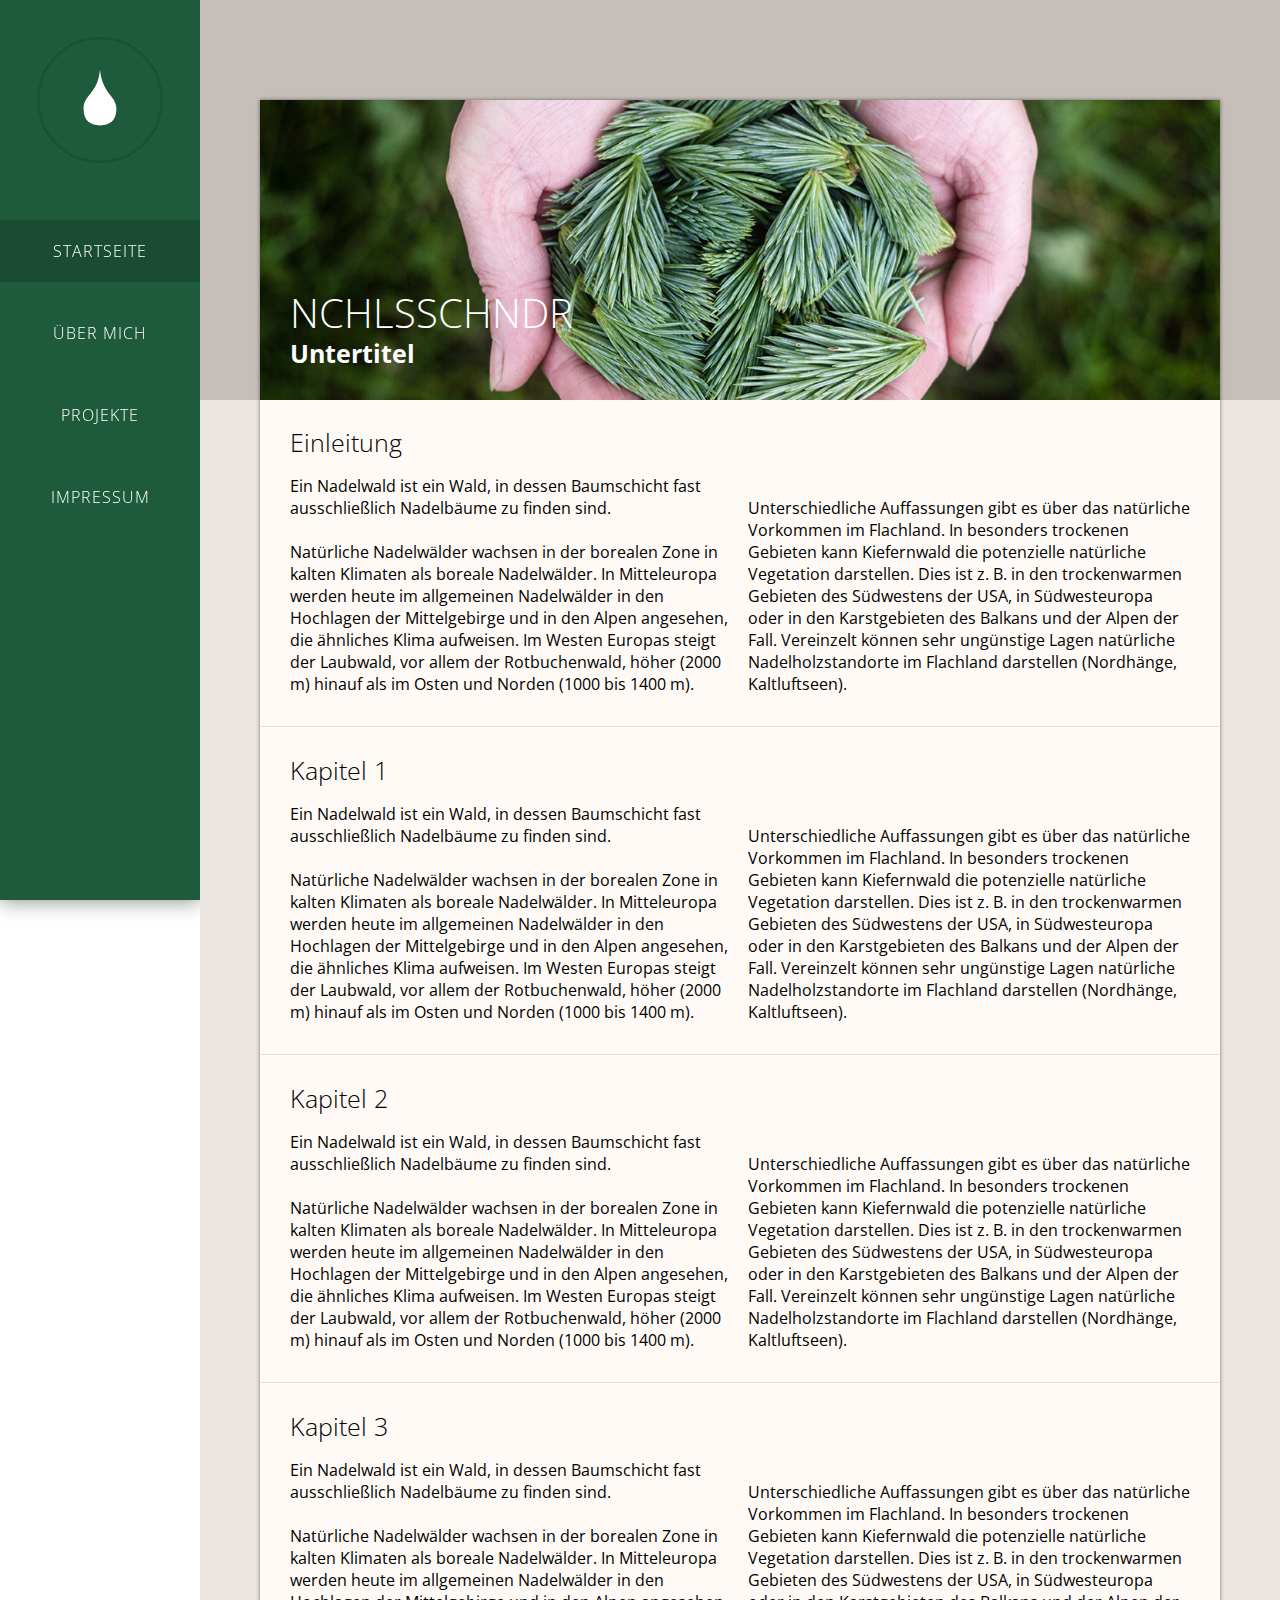
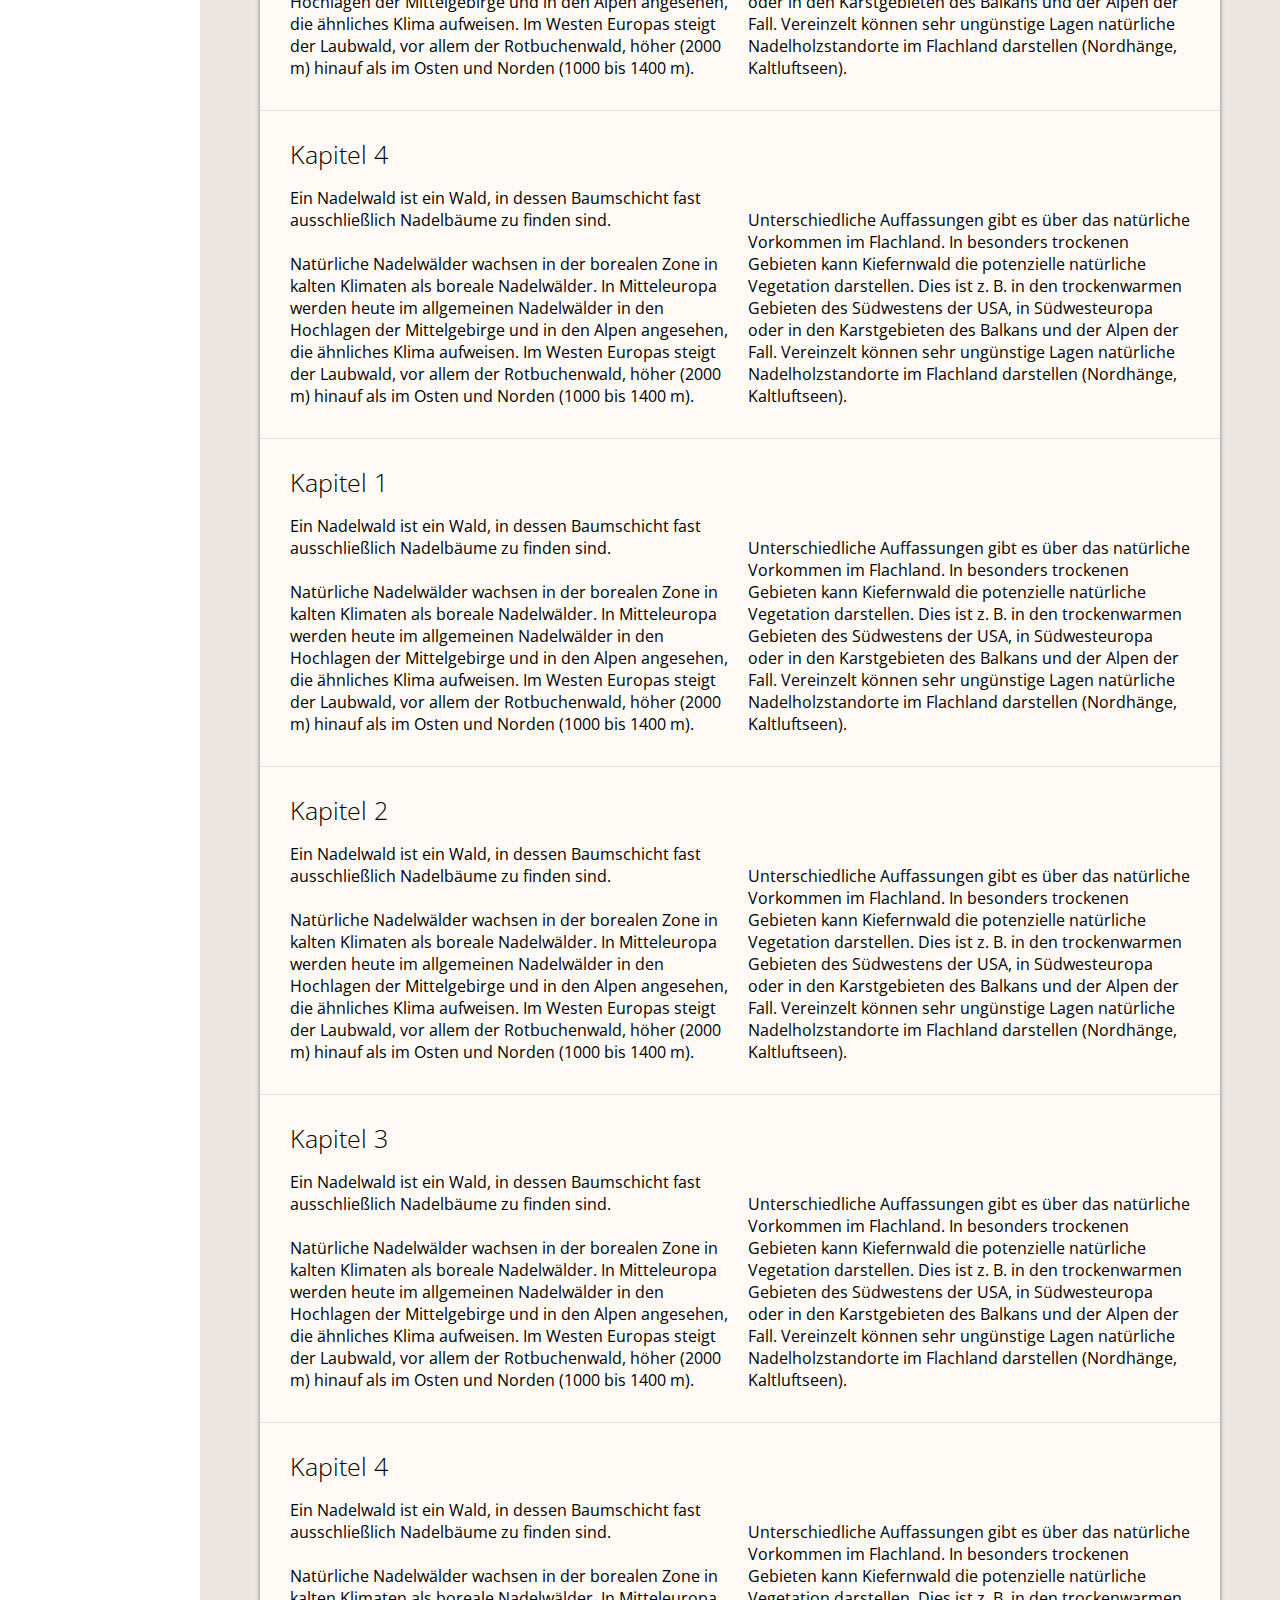
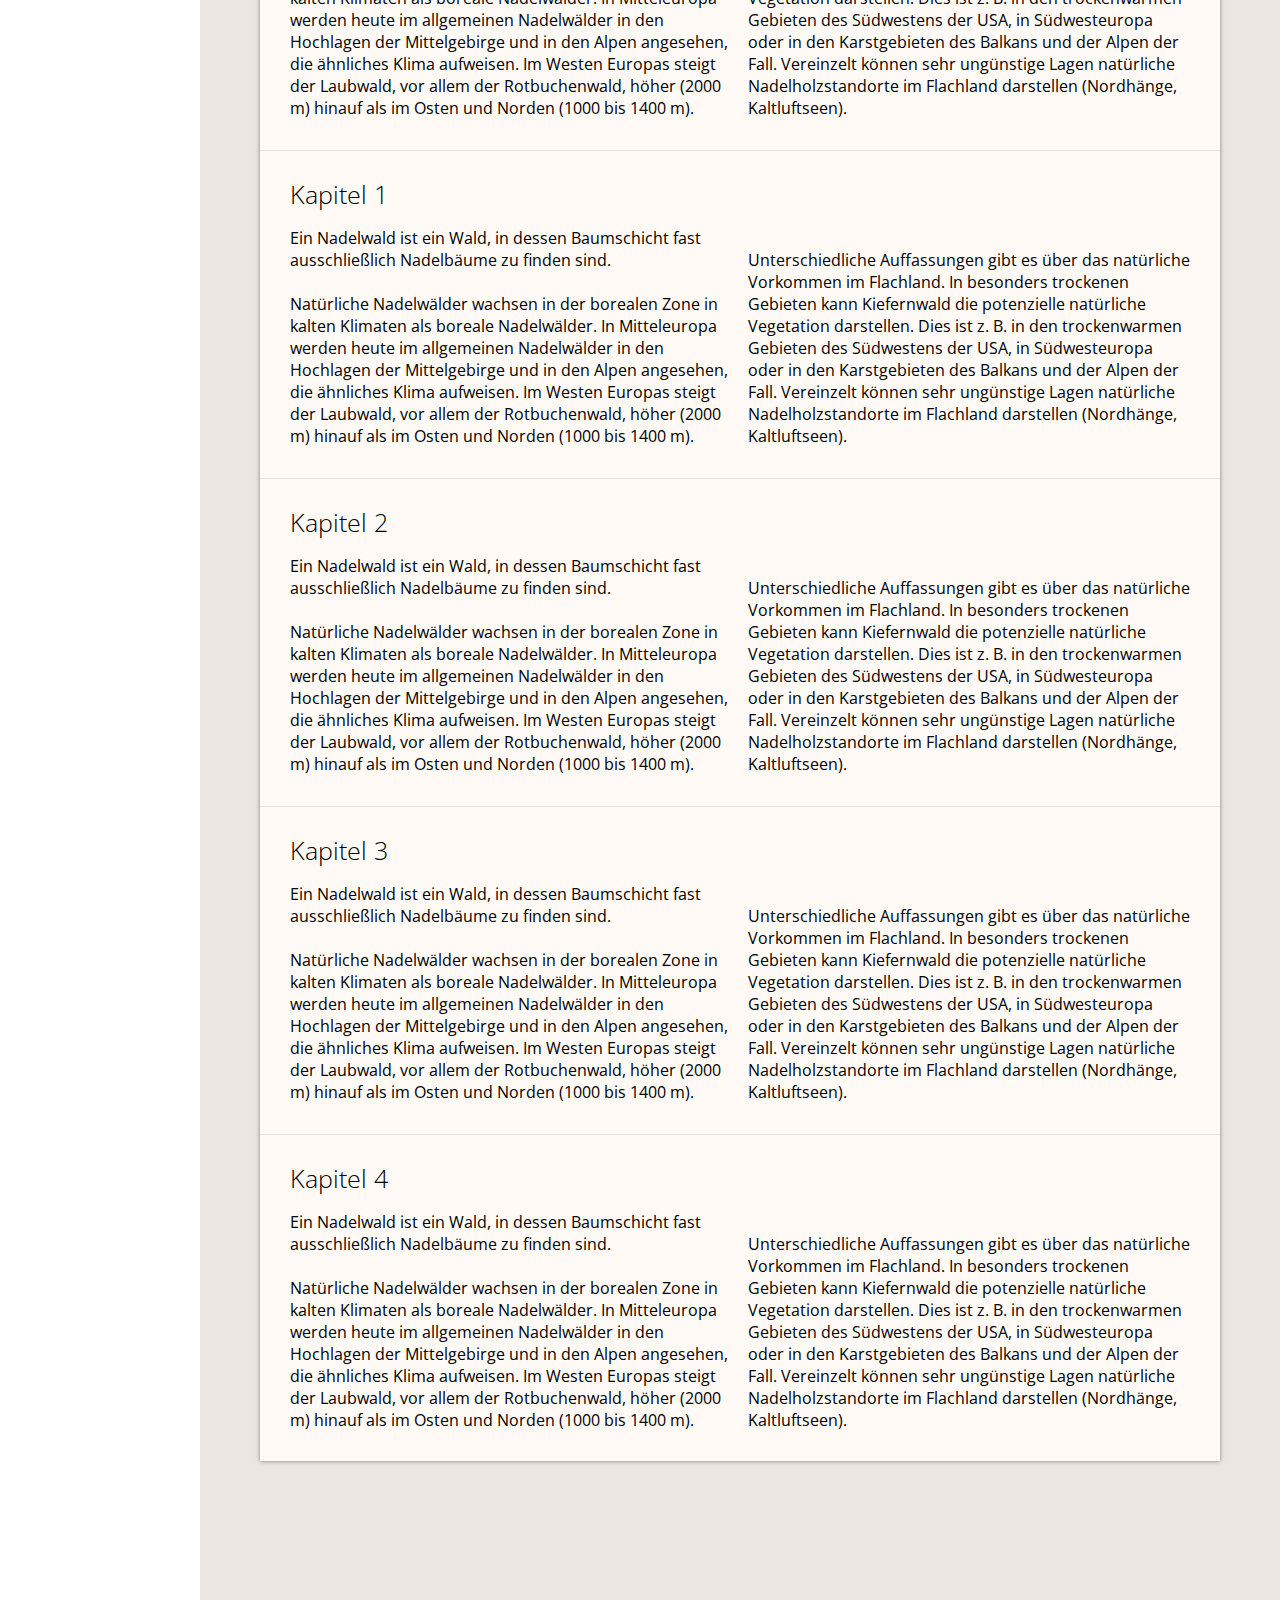
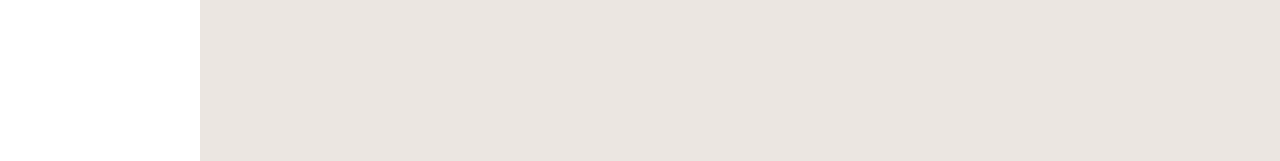
<file: index.html>
<!doctype html>
<html>
<head>
	<title>Material Design Lite</title>
	<meta charset="utf-8">
	<meta name="viewport" content="width=device-width, initial-scale=1.0 maximum-scale=1.0, user-scalable=no">
	<link href='http://fonts.googleapis.com/css?family=Open+Sans:400,300,700' rel='stylesheet' type='text/css'>
	<link rel="stylesheet" type="text/css" href="css/normalize.css">
	<link rel="stylesheet" type="text/css" href="css/style.css">
	<script src="js/jquery.js" type="text/javascript"></script>
	<script src="js/script.js" type="text/javascript"></script>
</head>
<body>

	<nav class="index">
		<svg version="1.0" id="star-svg" xmlns="http://www.w3.org/2000/svg" xmlns:xlink="http://www.w3.org/1999/xlink" x="0px" y="0px"
			 viewBox="14 -13.8 200 200" enable-background="new 14 -13.8 200 200" xml:space="preserve">
			 <path fill="none" opacity="0.1" stroke="#000000" stroke-width="4" d="M114-8.8c52.4,0,95,42.5,95,95s-42.2,95-95,95
			s-95-42.5-95-95S61.6-8.8,114-8.8z"/>
			<path id="star-path" fill="none" stroke="#FFFFFF" stroke-width="4" d="M114-8.8c52.4,0,95,42.5,95,95s-42.2,95-95,95
			s-95-42.5-95-95S61.6-8.8,114-8.8z"/>
			<path fill="#FFFFFF" d="M139.3,99.8c0,19.1-11.3,25.5-25.3,25.5s-25.3-6.3-25.3-25.5c0-22.2,22.1-23.1,25.3-60.6
			C117.3,76.8,139.3,79.5,139.3,99.8z"/>
		</svg>

		<ul>
			<a href="#"><li class="active">Startseite</li></a>
			<a href="html/about.html"><li>Über mich</li></a>
			<a href="html/projects.html"><li>Projekte</li></a>
			<a href="html/imprint.html"><li>Impressum</li></a>
		</ul>
	</nav>
	<div id="content-wrap">
		<div id="content">
			<div class="content-header" style="background-image:url(img/header-index.jpg)">
				<h1>nchlsschndr</h1>
				<h2>Untertitel</h2>
			</div>
			<h3>Einleitung</h3>
			<p>Ein Nadelwald ist ein Wald, in dessen Baumschicht fast ausschließlich Nadelbäume zu finden sind.<br><br>
			Natürliche Nadelwälder wachsen in der borealen Zone in kalten Klimaten als boreale Nadelwälder. In Mitteleuropa werden heute im allgemeinen Nadelwälder in den Hochlagen der Mittelgebirge und in den Alpen angesehen, die ähnliches Klima aufweisen. Im Westen Europas steigt der Laubwald, vor allem der Rotbuchenwald, höher (2000 m) hinauf als im Osten und Norden (1000 bis 1400 m).<br><br>
			Unterschiedliche Auffassungen gibt es über das natürliche Vorkommen im Flachland. In besonders trockenen Gebieten kann Kiefernwald die potenzielle natürliche Vegetation darstellen. Dies ist z. B. in den trockenwarmen Gebieten des Südwestens der USA, in Südwesteuropa oder in den Karstgebieten des Balkans und der Alpen der Fall. Vereinzelt können sehr ungünstige Lagen natürliche Nadelholzstandorte im Flachland darstellen (Nordhänge, Kaltluftseen).</p>
			<hr>
			<h3>Kapitel 1</h3>
			<p>Ein Nadelwald ist ein Wald, in dessen Baumschicht fast ausschließlich Nadelbäume zu finden sind.<br><br>
			Natürliche Nadelwälder wachsen in der borealen Zone in kalten Klimaten als boreale Nadelwälder. In Mitteleuropa werden heute im allgemeinen Nadelwälder in den Hochlagen der Mittelgebirge und in den Alpen angesehen, die ähnliches Klima aufweisen. Im Westen Europas steigt der Laubwald, vor allem der Rotbuchenwald, höher (2000 m) hinauf als im Osten und Norden (1000 bis 1400 m).<br><br>
			Unterschiedliche Auffassungen gibt es über das natürliche Vorkommen im Flachland. In besonders trockenen Gebieten kann Kiefernwald die potenzielle natürliche Vegetation darstellen. Dies ist z. B. in den trockenwarmen Gebieten des Südwestens der USA, in Südwesteuropa oder in den Karstgebieten des Balkans und der Alpen der Fall. Vereinzelt können sehr ungünstige Lagen natürliche Nadelholzstandorte im Flachland darstellen (Nordhänge, Kaltluftseen).</p>
			<hr>
			<h3>Kapitel 2</h3>
			<p>Ein Nadelwald ist ein Wald, in dessen Baumschicht fast ausschließlich Nadelbäume zu finden sind.<br><br>
			Natürliche Nadelwälder wachsen in der borealen Zone in kalten Klimaten als boreale Nadelwälder. In Mitteleuropa werden heute im allgemeinen Nadelwälder in den Hochlagen der Mittelgebirge und in den Alpen angesehen, die ähnliches Klima aufweisen. Im Westen Europas steigt der Laubwald, vor allem der Rotbuchenwald, höher (2000 m) hinauf als im Osten und Norden (1000 bis 1400 m).<br><br>
			Unterschiedliche Auffassungen gibt es über das natürliche Vorkommen im Flachland. In besonders trockenen Gebieten kann Kiefernwald die potenzielle natürliche Vegetation darstellen. Dies ist z. B. in den trockenwarmen Gebieten des Südwestens der USA, in Südwesteuropa oder in den Karstgebieten des Balkans und der Alpen der Fall. Vereinzelt können sehr ungünstige Lagen natürliche Nadelholzstandorte im Flachland darstellen (Nordhänge, Kaltluftseen).</p>
			<hr>
			<h3>Kapitel 3</h3>
			<p>Ein Nadelwald ist ein Wald, in dessen Baumschicht fast ausschließlich Nadelbäume zu finden sind.<br><br>
			Natürliche Nadelwälder wachsen in der borealen Zone in kalten Klimaten als boreale Nadelwälder. In Mitteleuropa werden heute im allgemeinen Nadelwälder in den Hochlagen der Mittelgebirge und in den Alpen angesehen, die ähnliches Klima aufweisen. Im Westen Europas steigt der Laubwald, vor allem der Rotbuchenwald, höher (2000 m) hinauf als im Osten und Norden (1000 bis 1400 m).<br><br>
			Unterschiedliche Auffassungen gibt es über das natürliche Vorkommen im Flachland. In besonders trockenen Gebieten kann Kiefernwald die potenzielle natürliche Vegetation darstellen. Dies ist z. B. in den trockenwarmen Gebieten des Südwestens der USA, in Südwesteuropa oder in den Karstgebieten des Balkans und der Alpen der Fall. Vereinzelt können sehr ungünstige Lagen natürliche Nadelholzstandorte im Flachland darstellen (Nordhänge, Kaltluftseen).</p>
			<hr>
			<h3>Kapitel 4</h3>
			<p>Ein Nadelwald ist ein Wald, in dessen Baumschicht fast ausschließlich Nadelbäume zu finden sind.<br><br>
			Natürliche Nadelwälder wachsen in der borealen Zone in kalten Klimaten als boreale Nadelwälder. In Mitteleuropa werden heute im allgemeinen Nadelwälder in den Hochlagen der Mittelgebirge und in den Alpen angesehen, die ähnliches Klima aufweisen. Im Westen Europas steigt der Laubwald, vor allem der Rotbuchenwald, höher (2000 m) hinauf als im Osten und Norden (1000 bis 1400 m).<br><br>
			Unterschiedliche Auffassungen gibt es über das natürliche Vorkommen im Flachland. In besonders trockenen Gebieten kann Kiefernwald die potenzielle natürliche Vegetation darstellen. Dies ist z. B. in den trockenwarmen Gebieten des Südwestens der USA, in Südwesteuropa oder in den Karstgebieten des Balkans und der Alpen der Fall. Vereinzelt können sehr ungünstige Lagen natürliche Nadelholzstandorte im Flachland darstellen (Nordhänge, Kaltluftseen).</p>
			<hr>
			<h3>Kapitel 1</h3>
			<p>Ein Nadelwald ist ein Wald, in dessen Baumschicht fast ausschließlich Nadelbäume zu finden sind.<br><br>
			Natürliche Nadelwälder wachsen in der borealen Zone in kalten Klimaten als boreale Nadelwälder. In Mitteleuropa werden heute im allgemeinen Nadelwälder in den Hochlagen der Mittelgebirge und in den Alpen angesehen, die ähnliches Klima aufweisen. Im Westen Europas steigt der Laubwald, vor allem der Rotbuchenwald, höher (2000 m) hinauf als im Osten und Norden (1000 bis 1400 m).<br><br>
			Unterschiedliche Auffassungen gibt es über das natürliche Vorkommen im Flachland. In besonders trockenen Gebieten kann Kiefernwald die potenzielle natürliche Vegetation darstellen. Dies ist z. B. in den trockenwarmen Gebieten des Südwestens der USA, in Südwesteuropa oder in den Karstgebieten des Balkans und der Alpen der Fall. Vereinzelt können sehr ungünstige Lagen natürliche Nadelholzstandorte im Flachland darstellen (Nordhänge, Kaltluftseen).</p>
			<hr>
			<h3>Kapitel 2</h3>
			<p>Ein Nadelwald ist ein Wald, in dessen Baumschicht fast ausschließlich Nadelbäume zu finden sind.<br><br>
			Natürliche Nadelwälder wachsen in der borealen Zone in kalten Klimaten als boreale Nadelwälder. In Mitteleuropa werden heute im allgemeinen Nadelwälder in den Hochlagen der Mittelgebirge und in den Alpen angesehen, die ähnliches Klima aufweisen. Im Westen Europas steigt der Laubwald, vor allem der Rotbuchenwald, höher (2000 m) hinauf als im Osten und Norden (1000 bis 1400 m).<br><br>
			Unterschiedliche Auffassungen gibt es über das natürliche Vorkommen im Flachland. In besonders trockenen Gebieten kann Kiefernwald die potenzielle natürliche Vegetation darstellen. Dies ist z. B. in den trockenwarmen Gebieten des Südwestens der USA, in Südwesteuropa oder in den Karstgebieten des Balkans und der Alpen der Fall. Vereinzelt können sehr ungünstige Lagen natürliche Nadelholzstandorte im Flachland darstellen (Nordhänge, Kaltluftseen).</p>
			<hr>
			<h3>Kapitel 3</h3>
			<p>Ein Nadelwald ist ein Wald, in dessen Baumschicht fast ausschließlich Nadelbäume zu finden sind.<br><br>
			Natürliche Nadelwälder wachsen in der borealen Zone in kalten Klimaten als boreale Nadelwälder. In Mitteleuropa werden heute im allgemeinen Nadelwälder in den Hochlagen der Mittelgebirge und in den Alpen angesehen, die ähnliches Klima aufweisen. Im Westen Europas steigt der Laubwald, vor allem der Rotbuchenwald, höher (2000 m) hinauf als im Osten und Norden (1000 bis 1400 m).<br><br>
			Unterschiedliche Auffassungen gibt es über das natürliche Vorkommen im Flachland. In besonders trockenen Gebieten kann Kiefernwald die potenzielle natürliche Vegetation darstellen. Dies ist z. B. in den trockenwarmen Gebieten des Südwestens der USA, in Südwesteuropa oder in den Karstgebieten des Balkans und der Alpen der Fall. Vereinzelt können sehr ungünstige Lagen natürliche Nadelholzstandorte im Flachland darstellen (Nordhänge, Kaltluftseen).</p>
			<hr>
			<h3>Kapitel 4</h3>
			<p>Ein Nadelwald ist ein Wald, in dessen Baumschicht fast ausschließlich Nadelbäume zu finden sind.<br><br>
			Natürliche Nadelwälder wachsen in der borealen Zone in kalten Klimaten als boreale Nadelwälder. In Mitteleuropa werden heute im allgemeinen Nadelwälder in den Hochlagen der Mittelgebirge und in den Alpen angesehen, die ähnliches Klima aufweisen. Im Westen Europas steigt der Laubwald, vor allem der Rotbuchenwald, höher (2000 m) hinauf als im Osten und Norden (1000 bis 1400 m).<br><br>
			Unterschiedliche Auffassungen gibt es über das natürliche Vorkommen im Flachland. In besonders trockenen Gebieten kann Kiefernwald die potenzielle natürliche Vegetation darstellen. Dies ist z. B. in den trockenwarmen Gebieten des Südwestens der USA, in Südwesteuropa oder in den Karstgebieten des Balkans und der Alpen der Fall. Vereinzelt können sehr ungünstige Lagen natürliche Nadelholzstandorte im Flachland darstellen (Nordhänge, Kaltluftseen).</p>
			<hr>
			<h3>Kapitel 1</h3>
			<p>Ein Nadelwald ist ein Wald, in dessen Baumschicht fast ausschließlich Nadelbäume zu finden sind.<br><br>
			Natürliche Nadelwälder wachsen in der borealen Zone in kalten Klimaten als boreale Nadelwälder. In Mitteleuropa werden heute im allgemeinen Nadelwälder in den Hochlagen der Mittelgebirge und in den Alpen angesehen, die ähnliches Klima aufweisen. Im Westen Europas steigt der Laubwald, vor allem der Rotbuchenwald, höher (2000 m) hinauf als im Osten und Norden (1000 bis 1400 m).<br><br>
			Unterschiedliche Auffassungen gibt es über das natürliche Vorkommen im Flachland. In besonders trockenen Gebieten kann Kiefernwald die potenzielle natürliche Vegetation darstellen. Dies ist z. B. in den trockenwarmen Gebieten des Südwestens der USA, in Südwesteuropa oder in den Karstgebieten des Balkans und der Alpen der Fall. Vereinzelt können sehr ungünstige Lagen natürliche Nadelholzstandorte im Flachland darstellen (Nordhänge, Kaltluftseen).</p>
			<hr>
			<h3>Kapitel 2</h3>
			<p>Ein Nadelwald ist ein Wald, in dessen Baumschicht fast ausschließlich Nadelbäume zu finden sind.<br><br>
			Natürliche Nadelwälder wachsen in der borealen Zone in kalten Klimaten als boreale Nadelwälder. In Mitteleuropa werden heute im allgemeinen Nadelwälder in den Hochlagen der Mittelgebirge und in den Alpen angesehen, die ähnliches Klima aufweisen. Im Westen Europas steigt der Laubwald, vor allem der Rotbuchenwald, höher (2000 m) hinauf als im Osten und Norden (1000 bis 1400 m).<br><br>
			Unterschiedliche Auffassungen gibt es über das natürliche Vorkommen im Flachland. In besonders trockenen Gebieten kann Kiefernwald die potenzielle natürliche Vegetation darstellen. Dies ist z. B. in den trockenwarmen Gebieten des Südwestens der USA, in Südwesteuropa oder in den Karstgebieten des Balkans und der Alpen der Fall. Vereinzelt können sehr ungünstige Lagen natürliche Nadelholzstandorte im Flachland darstellen (Nordhänge, Kaltluftseen).</p>
			<hr>
			<h3>Kapitel 3</h3>
			<p>Ein Nadelwald ist ein Wald, in dessen Baumschicht fast ausschließlich Nadelbäume zu finden sind.<br><br>
			Natürliche Nadelwälder wachsen in der borealen Zone in kalten Klimaten als boreale Nadelwälder. In Mitteleuropa werden heute im allgemeinen Nadelwälder in den Hochlagen der Mittelgebirge und in den Alpen angesehen, die ähnliches Klima aufweisen. Im Westen Europas steigt der Laubwald, vor allem der Rotbuchenwald, höher (2000 m) hinauf als im Osten und Norden (1000 bis 1400 m).<br><br>
			Unterschiedliche Auffassungen gibt es über das natürliche Vorkommen im Flachland. In besonders trockenen Gebieten kann Kiefernwald die potenzielle natürliche Vegetation darstellen. Dies ist z. B. in den trockenwarmen Gebieten des Südwestens der USA, in Südwesteuropa oder in den Karstgebieten des Balkans und der Alpen der Fall. Vereinzelt können sehr ungünstige Lagen natürliche Nadelholzstandorte im Flachland darstellen (Nordhänge, Kaltluftseen).</p>
			<hr>
			<h3>Kapitel 4</h3>
			<p>Ein Nadelwald ist ein Wald, in dessen Baumschicht fast ausschließlich Nadelbäume zu finden sind.<br><br>
			Natürliche Nadelwälder wachsen in der borealen Zone in kalten Klimaten als boreale Nadelwälder. In Mitteleuropa werden heute im allgemeinen Nadelwälder in den Hochlagen der Mittelgebirge und in den Alpen angesehen, die ähnliches Klima aufweisen. Im Westen Europas steigt der Laubwald, vor allem der Rotbuchenwald, höher (2000 m) hinauf als im Osten und Norden (1000 bis 1400 m).<br><br>
			Unterschiedliche Auffassungen gibt es über das natürliche Vorkommen im Flachland. In besonders trockenen Gebieten kann Kiefernwald die potenzielle natürliche Vegetation darstellen. Dies ist z. B. in den trockenwarmen Gebieten des Südwestens der USA, in Südwesteuropa oder in den Karstgebieten des Balkans und der Alpen der Fall. Vereinzelt können sehr ungünstige Lagen natürliche Nadelholzstandorte im Flachland darstellen (Nordhänge, Kaltluftseen).</p>
		</div>
	</div>
</body>
</html>
</file>
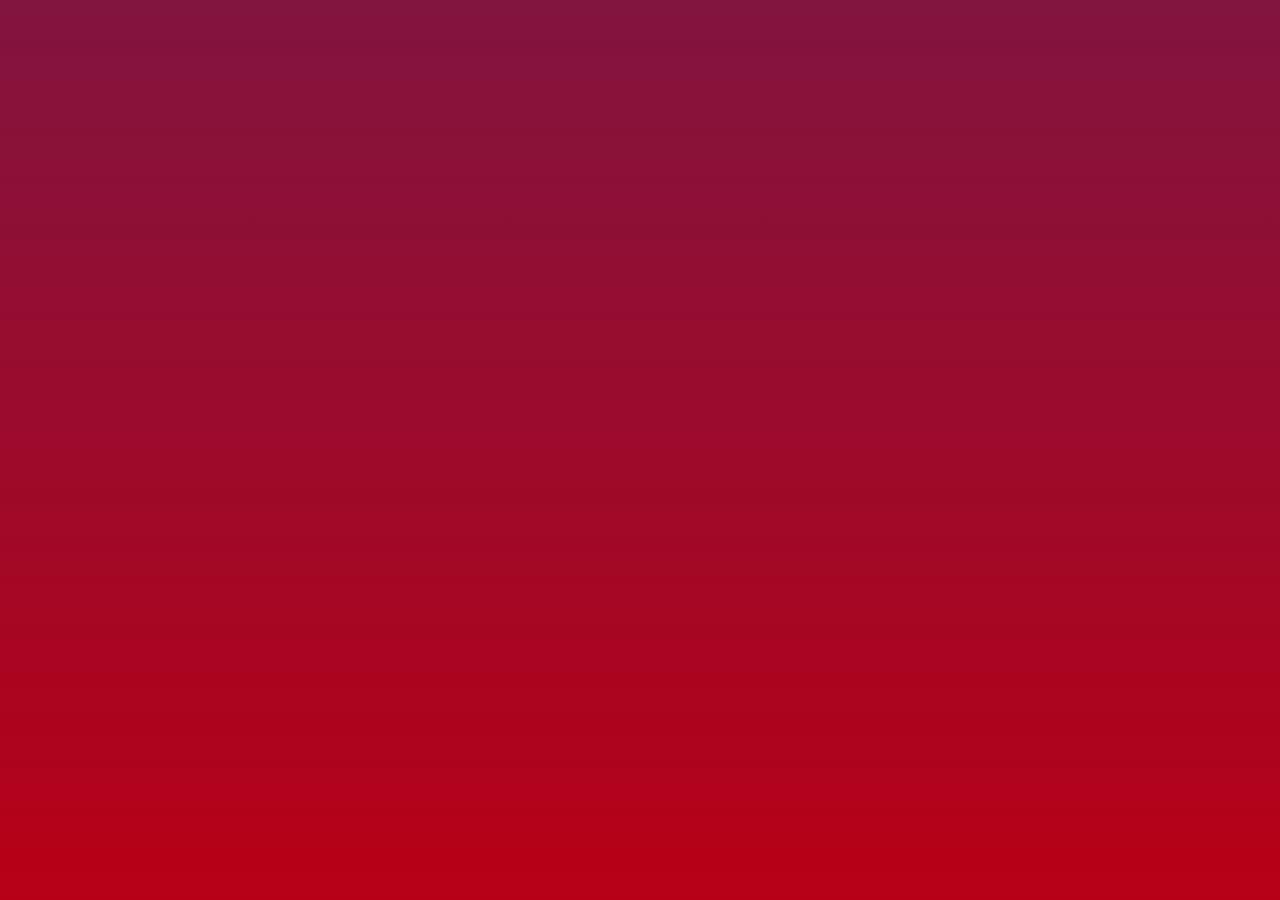
<file: parship/index.html>
<!doctype html>
<html>

<head>
	<title>Parship</title>
	<meta charset="utf-8">
	<meta name="viewport" content="width=device-width, initial-scale=1.0 maximum-scale=1.0, user-scalable=no">
	<link href='http://fonts.googleapis.com/css?family=Open+Sans:400,300,700' rel='stylesheet' type='text/css'>
	<link rel="stylesheet" type="text/css" href="css/style.css">
	<link rel="stylesheet" type="text/css" href="css/normalize.css">
	<script src="js/jquery.js" type="text/javascript"></script>
</head>
<body>
	<div class="play"></div>
	<div class="wrapper">
		<div class="text">Parship</div>
		<div class="logo">
			<div class="one"></div>
			<div class="two"></div>
		</div>
	</div>
	<script src="js/script.js" type="text/javascript"></script>
</body>
</html>
</file>
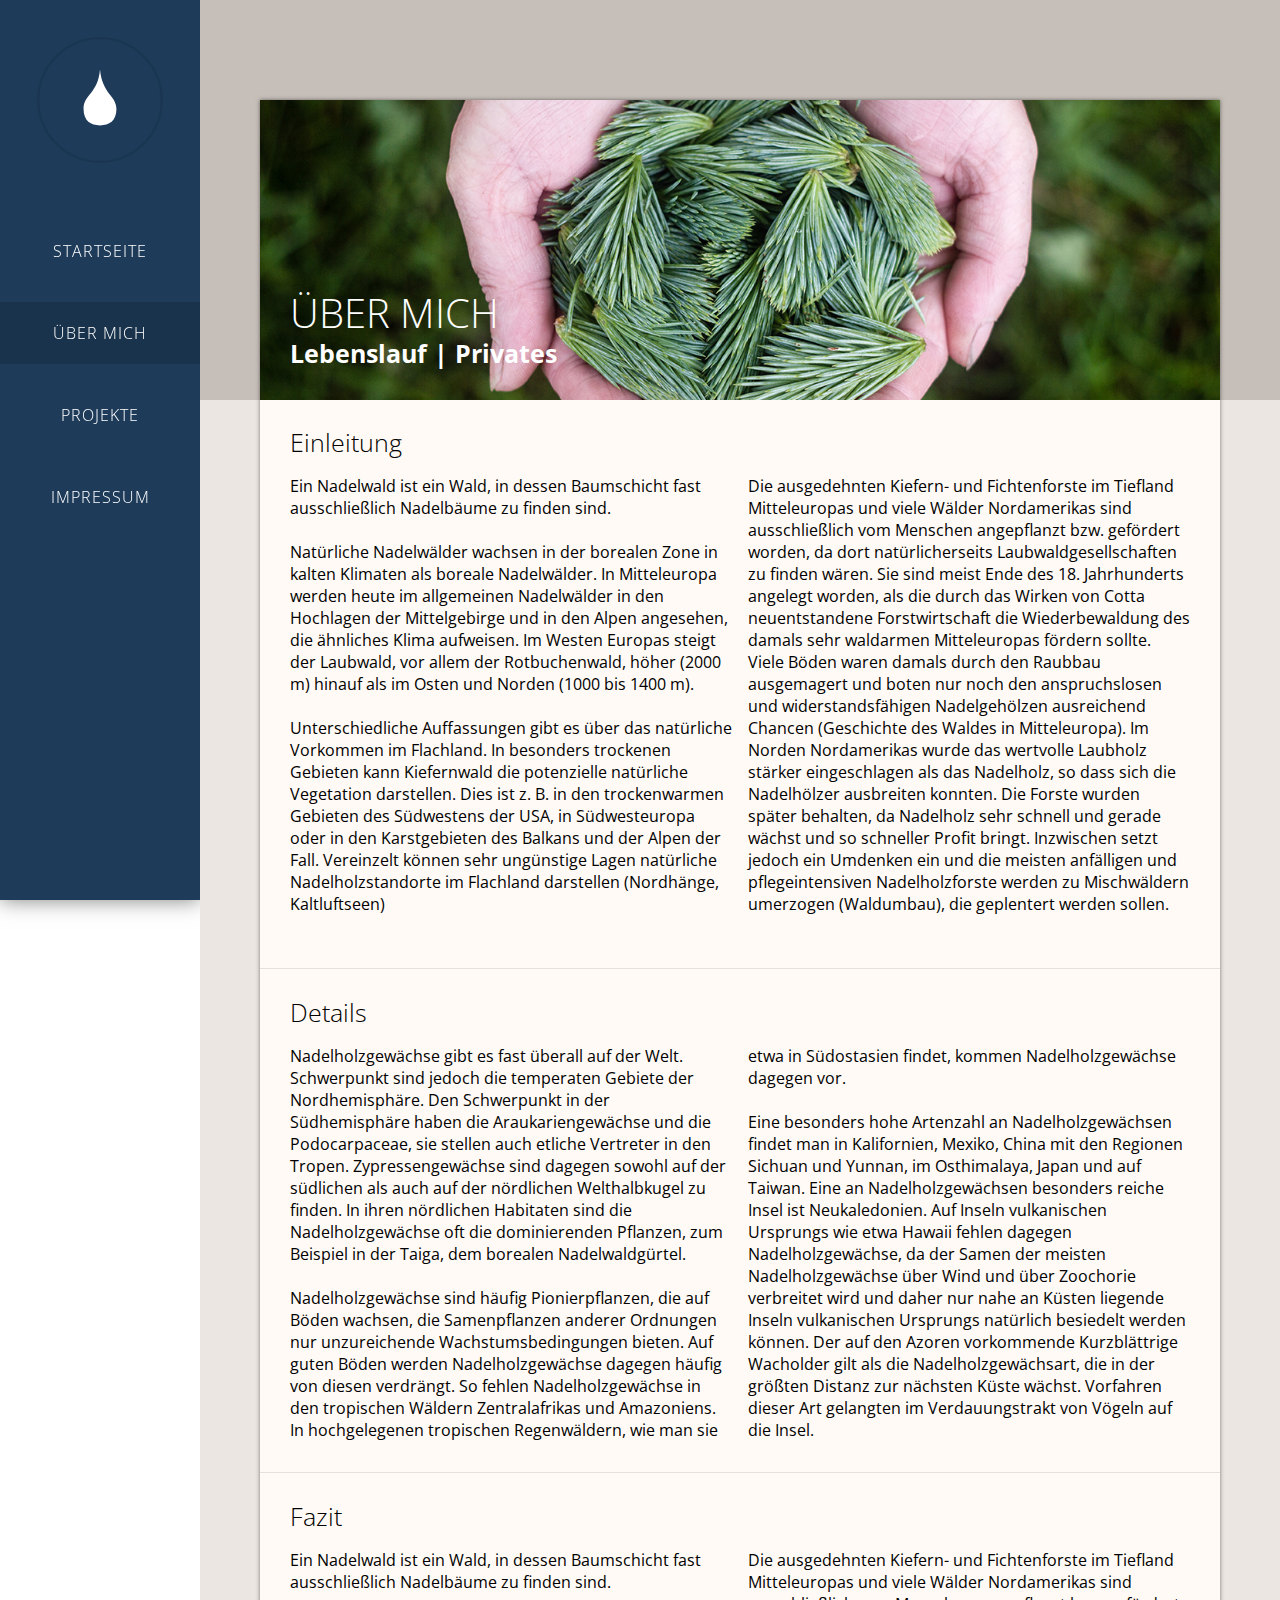
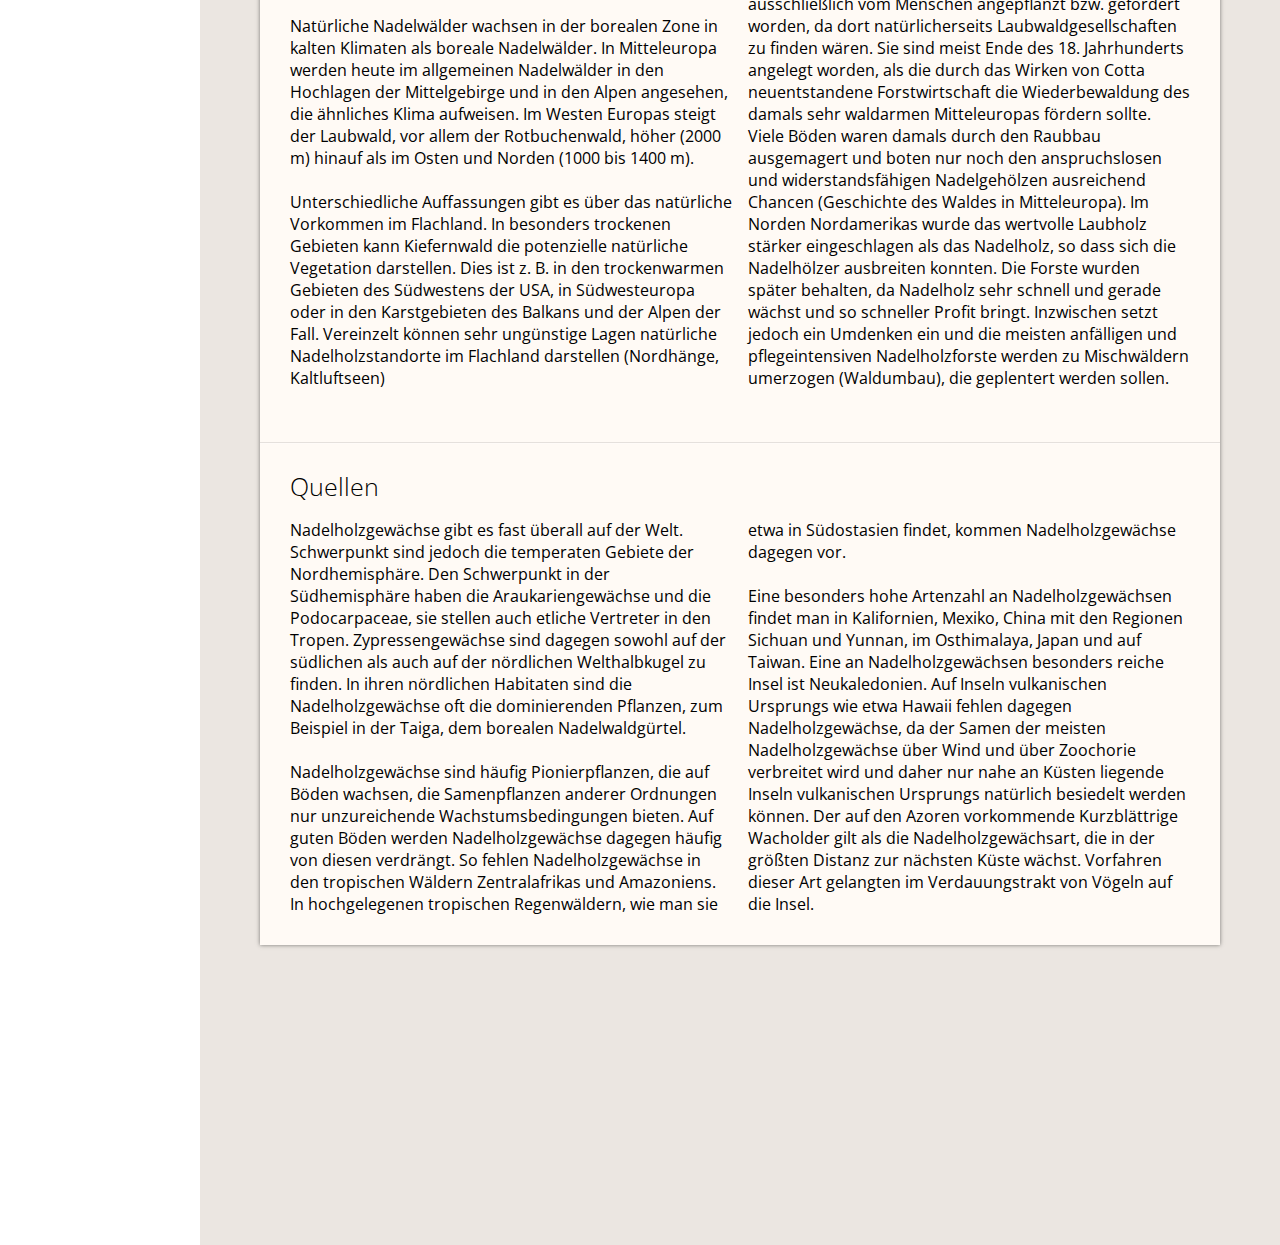
<file: html/about.html>
<!doctype html>
<html>
<head>
	<title>Material Design Lite</title>
	<meta charset="utf-8">
	<meta name="viewport" content="width=device-width, initial-scale=1.0 maximum-scale=1.0, user-scalable=no">
	<link href='http://fonts.googleapis.com/css?family=Open+Sans:400,300,700' rel='stylesheet' type='text/css'>
	<link rel="stylesheet" type="text/css" href="../css/normalize.css">
	<link rel="stylesheet" type="text/css" href="../css/style.css">
	<script src="../js/jquery.js" type="text/javascript"></script>
	<script src="../js/script.js" type="text/javascript"></script>
</head>
<body>
	<nav class="about">
		<svg version="1.0" id="star-svg" xmlns="http://www.w3.org/2000/svg" xmlns:xlink="http://www.w3.org/1999/xlink" x="0px" y="0px"
			 viewBox="14 -13.8 200 200" enable-background="new 14 -13.8 200 200" xml:space="preserve">
			 <path fill="none" opacity="0.1" stroke="#000000" stroke-width="4" d="M114-8.8c52.4,0,95,42.5,95,95s-42.2,95-95,95
			s-95-42.5-95-95S61.6-8.8,114-8.8z"/>
			<path id="star-path" fill="none" stroke="#FFFFFF" stroke-width="4" d="M114-8.8c52.4,0,95,42.5,95,95s-42.2,95-95,95
			s-95-42.5-95-95S61.6-8.8,114-8.8z"/>
			<path fill="#FFFFFF" d="M139.3,99.8c0,19.1-11.3,25.5-25.3,25.5s-25.3-6.3-25.3-25.5c0-22.2,22.1-23.1,25.3-60.6
			C117.3,76.8,139.3,79.5,139.3,99.8z"/>
		</svg>
		<ul>
			<a href="../index.html"><li>Startseite</li></a>
			<a href="#"><li class="active">Über mich</li></a>
			<a href="projects.html"><li>Projekte</li></a>
			<a href="imprint.html"><li>Impressum</li></a>
		</ul>
	</nav>
	<div id="content-wrap">
		<div id="content">
			<div class="content-header" style="background-image:url(../img/header-index.jpg)">
				<h1>Über mich</h1>
				<h2>Lebenslauf | Privates</h2>
			</div>
			<div class="anchor" id="anchor-1"></div>
			<h3>Einleitung</h3>
			<p>Ein Nadelwald ist ein Wald, in dessen Baumschicht fast ausschließlich Nadelbäume zu finden sind.<br><br>
			Natürliche Nadelwälder wachsen in der borealen Zone in kalten Klimaten als boreale Nadelwälder. In Mitteleuropa werden heute im allgemeinen Nadelwälder in den Hochlagen der Mittelgebirge und in den Alpen angesehen, die ähnliches Klima aufweisen. Im Westen Europas steigt der Laubwald, vor allem der Rotbuchenwald, höher (2000 m) hinauf als im Osten und Norden (1000 bis 1400 m).<br><br>
			Unterschiedliche Auffassungen gibt es über das natürliche Vorkommen im Flachland. In besonders trockenen Gebieten kann Kiefernwald die potenzielle natürliche Vegetation darstellen. Dies ist z. B. in den trockenwarmen Gebieten des Südwestens der USA, in Südwesteuropa oder in den Karstgebieten des Balkans und der Alpen der Fall. Vereinzelt können sehr ungünstige Lagen natürliche Nadelholzstandorte im Flachland darstellen (Nordhänge, Kaltluftseen)<br><br>
			Die ausgedehnten Kiefern- und Fichtenforste im Tiefland Mitteleuropas und viele Wälder Nordamerikas sind ausschließlich vom Menschen angepflanzt bzw. gefördert worden, da dort natürlicherseits Laubwaldgesellschaften zu finden wären. Sie sind meist Ende des 18. Jahrhunderts angelegt worden, als die durch das Wirken von Cotta neuentstandene Forstwirtschaft die Wiederbewaldung des damals sehr waldarmen Mitteleuropas fördern sollte. Viele Böden waren damals durch den Raubbau ausgemagert und boten nur noch den anspruchslosen und widerstandsfähigen Nadelgehölzen ausreichend Chancen (Geschichte des Waldes in Mitteleuropa). Im Norden Nordamerikas wurde das wertvolle Laubholz stärker eingeschlagen als das Nadelholz, so dass sich die Nadelhölzer ausbreiten konnten. Die Forste wurden später behalten, da Nadelholz sehr schnell und gerade wächst und so schneller Profit bringt. Inzwischen setzt jedoch ein Umdenken ein und die meisten anfälligen und pflegeintensiven Nadelholzforste werden zu Mischwäldern umerzogen (Waldumbau), die geplentert werden sollen.</p>
			<hr>
			<div class="anchor" id="anchor-2"></div>
			<h3>Details</h3>
			<p>Nadelholzgewächse gibt es fast überall auf der Welt. Schwerpunkt sind jedoch die temperaten Gebiete der Nordhemisphäre. Den Schwerpunkt in der Südhemisphäre haben die Araukariengewächse und die Podocarpaceae, sie stellen auch etliche Vertreter in den Tropen. Zypressengewächse sind dagegen sowohl auf der südlichen als auch auf der nördlichen Welthalbkugel zu finden. In ihren nördlichen Habitaten sind die Nadelholzgewächse oft die dominierenden Pflanzen, zum Beispiel in der Taiga, dem borealen Nadelwaldgürtel.<br><br>
			Nadelholzgewächse sind häufig Pionierpflanzen, die auf Böden wachsen, die Samenpflanzen anderer Ordnungen nur unzureichende Wachstumsbedingungen bieten. Auf guten Böden werden Nadelholzgewächse dagegen häufig von diesen verdrängt. So fehlen Nadelholzgewächse in den tropischen Wäldern Zentralafrikas und Amazoniens. In hochgelegenen tropischen Regenwäldern, wie man sie etwa in Südostasien findet, kommen Nadelholzgewächse dagegen vor.<br><br>
			Eine besonders hohe Artenzahl an Nadelholzgewächsen findet man in Kalifornien, Mexiko, China mit den Regionen Sichuan und Yunnan, im Osthimalaya, Japan und auf Taiwan. Eine an Nadelholzgewächsen besonders reiche Insel ist Neukaledonien. Auf Inseln vulkanischen Ursprungs wie etwa Hawaii fehlen dagegen Nadelholzgewächse, da der Samen der meisten Nadelholzgewächse über Wind und über Zoochorie verbreitet wird und daher nur nahe an Küsten liegende Inseln vulkanischen Ursprungs natürlich besiedelt werden können. Der auf den Azoren vorkommende Kurzblättrige Wacholder gilt als die Nadelholzgewächsart, die in der größten Distanz zur nächsten Küste wächst. Vorfahren dieser Art gelangten im Verdauungstrakt von Vögeln auf die Insel.</p>
			<hr>
			<div class="anchor" id="anchor-3"></div>
			<h3>Fazit</h3>
			<p>Ein Nadelwald ist ein Wald, in dessen Baumschicht fast ausschließlich Nadelbäume zu finden sind.<br><br>
			Natürliche Nadelwälder wachsen in der borealen Zone in kalten Klimaten als boreale Nadelwälder. In Mitteleuropa werden heute im allgemeinen Nadelwälder in den Hochlagen der Mittelgebirge und in den Alpen angesehen, die ähnliches Klima aufweisen. Im Westen Europas steigt der Laubwald, vor allem der Rotbuchenwald, höher (2000 m) hinauf als im Osten und Norden (1000 bis 1400 m).<br><br>
			Unterschiedliche Auffassungen gibt es über das natürliche Vorkommen im Flachland. In besonders trockenen Gebieten kann Kiefernwald die potenzielle natürliche Vegetation darstellen. Dies ist z. B. in den trockenwarmen Gebieten des Südwestens der USA, in Südwesteuropa oder in den Karstgebieten des Balkans und der Alpen der Fall. Vereinzelt können sehr ungünstige Lagen natürliche Nadelholzstandorte im Flachland darstellen (Nordhänge, Kaltluftseen)<br><br>
			Die ausgedehnten Kiefern- und Fichtenforste im Tiefland Mitteleuropas und viele Wälder Nordamerikas sind ausschließlich vom Menschen angepflanzt bzw. gefördert worden, da dort natürlicherseits Laubwaldgesellschaften zu finden wären. Sie sind meist Ende des 18. Jahrhunderts angelegt worden, als die durch das Wirken von Cotta neuentstandene Forstwirtschaft die Wiederbewaldung des damals sehr waldarmen Mitteleuropas fördern sollte. Viele Böden waren damals durch den Raubbau ausgemagert und boten nur noch den anspruchslosen und widerstandsfähigen Nadelgehölzen ausreichend Chancen (Geschichte des Waldes in Mitteleuropa). Im Norden Nordamerikas wurde das wertvolle Laubholz stärker eingeschlagen als das Nadelholz, so dass sich die Nadelhölzer ausbreiten konnten. Die Forste wurden später behalten, da Nadelholz sehr schnell und gerade wächst und so schneller Profit bringt. Inzwischen setzt jedoch ein Umdenken ein und die meisten anfälligen und pflegeintensiven Nadelholzforste werden zu Mischwäldern umerzogen (Waldumbau), die geplentert werden sollen.</p>
			<hr>
			<div class="anchor" id="anchor-4"></div>
			<h3>Quellen</h3>
			<p>Nadelholzgewächse gibt es fast überall auf der Welt. Schwerpunkt sind jedoch die temperaten Gebiete der Nordhemisphäre. Den Schwerpunkt in der Südhemisphäre haben die Araukariengewächse und die Podocarpaceae, sie stellen auch etliche Vertreter in den Tropen. Zypressengewächse sind dagegen sowohl auf der südlichen als auch auf der nördlichen Welthalbkugel zu finden. In ihren nördlichen Habitaten sind die Nadelholzgewächse oft die dominierenden Pflanzen, zum Beispiel in der Taiga, dem borealen Nadelwaldgürtel.<br><br>
			Nadelholzgewächse sind häufig Pionierpflanzen, die auf Böden wachsen, die Samenpflanzen anderer Ordnungen nur unzureichende Wachstumsbedingungen bieten. Auf guten Böden werden Nadelholzgewächse dagegen häufig von diesen verdrängt. So fehlen Nadelholzgewächse in den tropischen Wäldern Zentralafrikas und Amazoniens. In hochgelegenen tropischen Regenwäldern, wie man sie etwa in Südostasien findet, kommen Nadelholzgewächse dagegen vor.<br><br>
			Eine besonders hohe Artenzahl an Nadelholzgewächsen findet man in Kalifornien, Mexiko, China mit den Regionen Sichuan und Yunnan, im Osthimalaya, Japan und auf Taiwan. Eine an Nadelholzgewächsen besonders reiche Insel ist Neukaledonien. Auf Inseln vulkanischen Ursprungs wie etwa Hawaii fehlen dagegen Nadelholzgewächse, da der Samen der meisten Nadelholzgewächse über Wind und über Zoochorie verbreitet wird und daher nur nahe an Küsten liegende Inseln vulkanischen Ursprungs natürlich besiedelt werden können. Der auf den Azoren vorkommende Kurzblättrige Wacholder gilt als die Nadelholzgewächsart, die in der größten Distanz zur nächsten Küste wächst. Vorfahren dieser Art gelangten im Verdauungstrakt von Vögeln auf die Insel.</p>
		</div>
	</div>
</body>
</html>
</file>
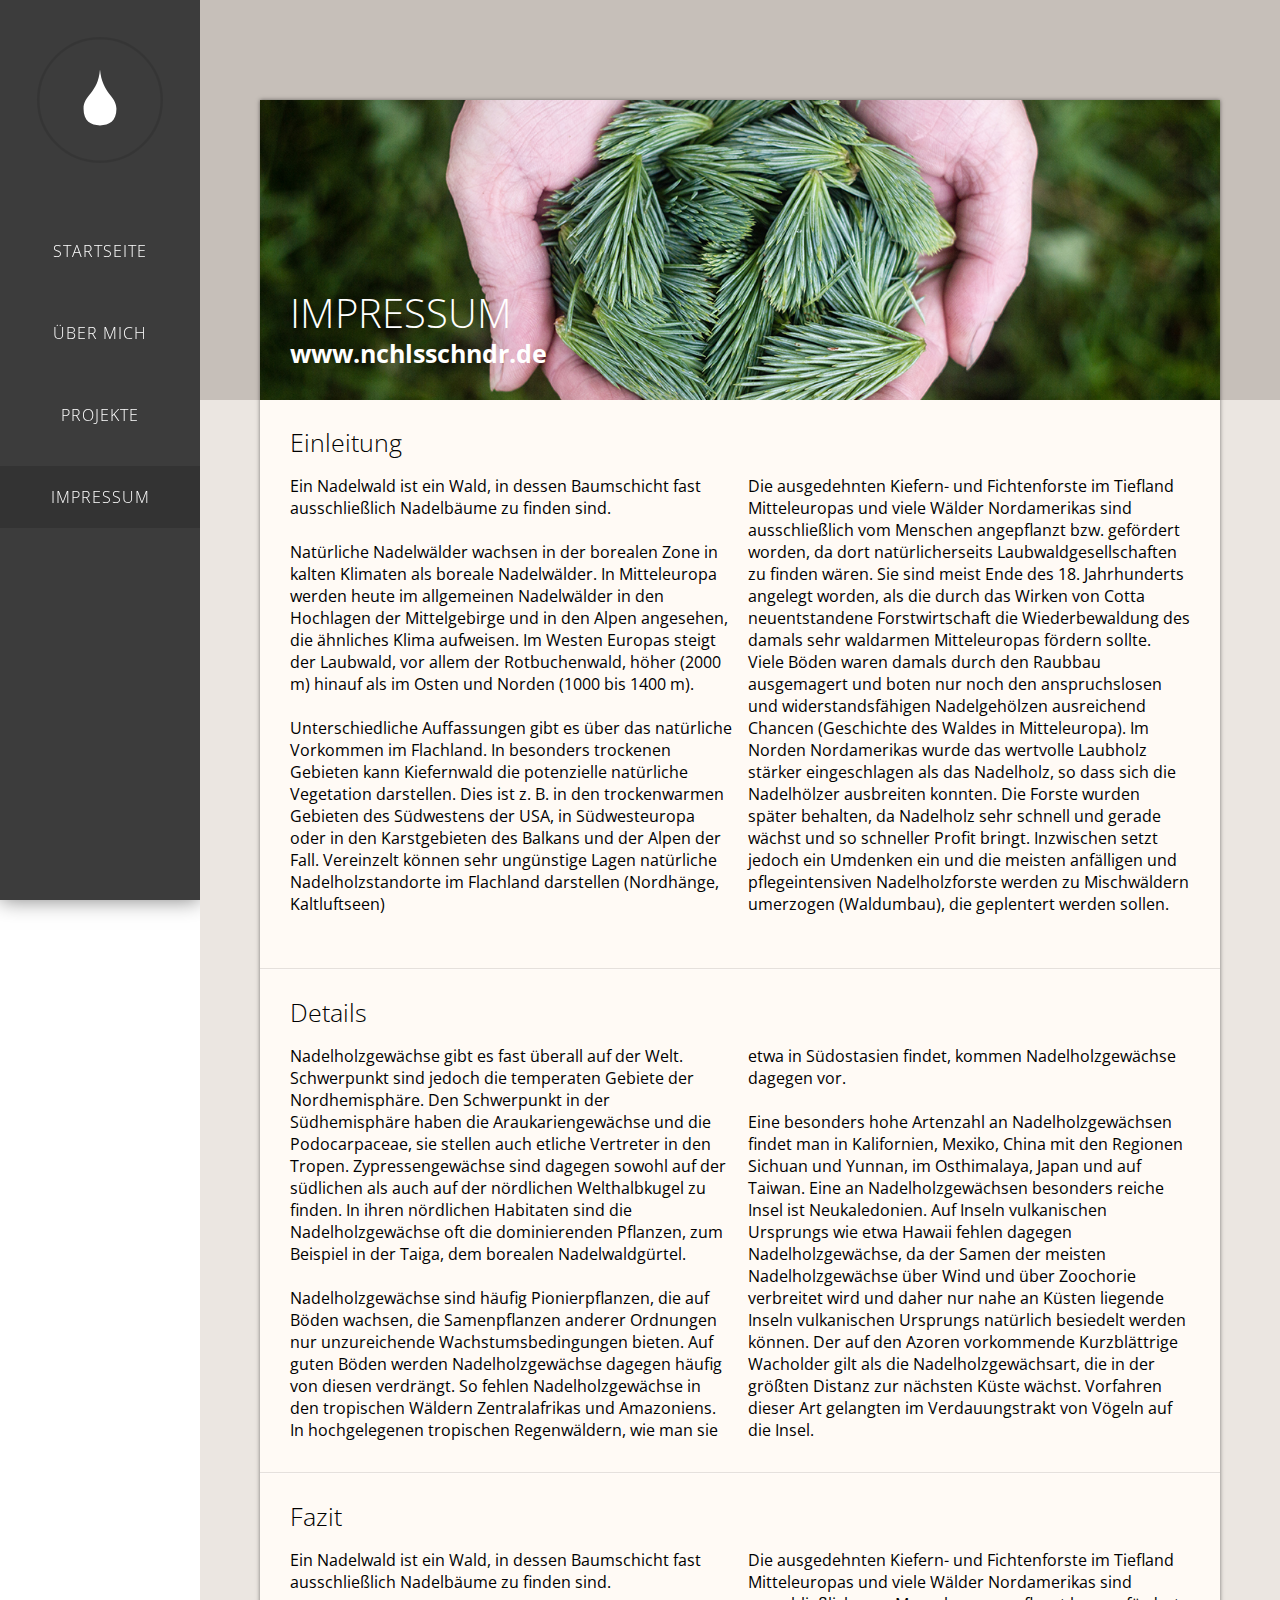
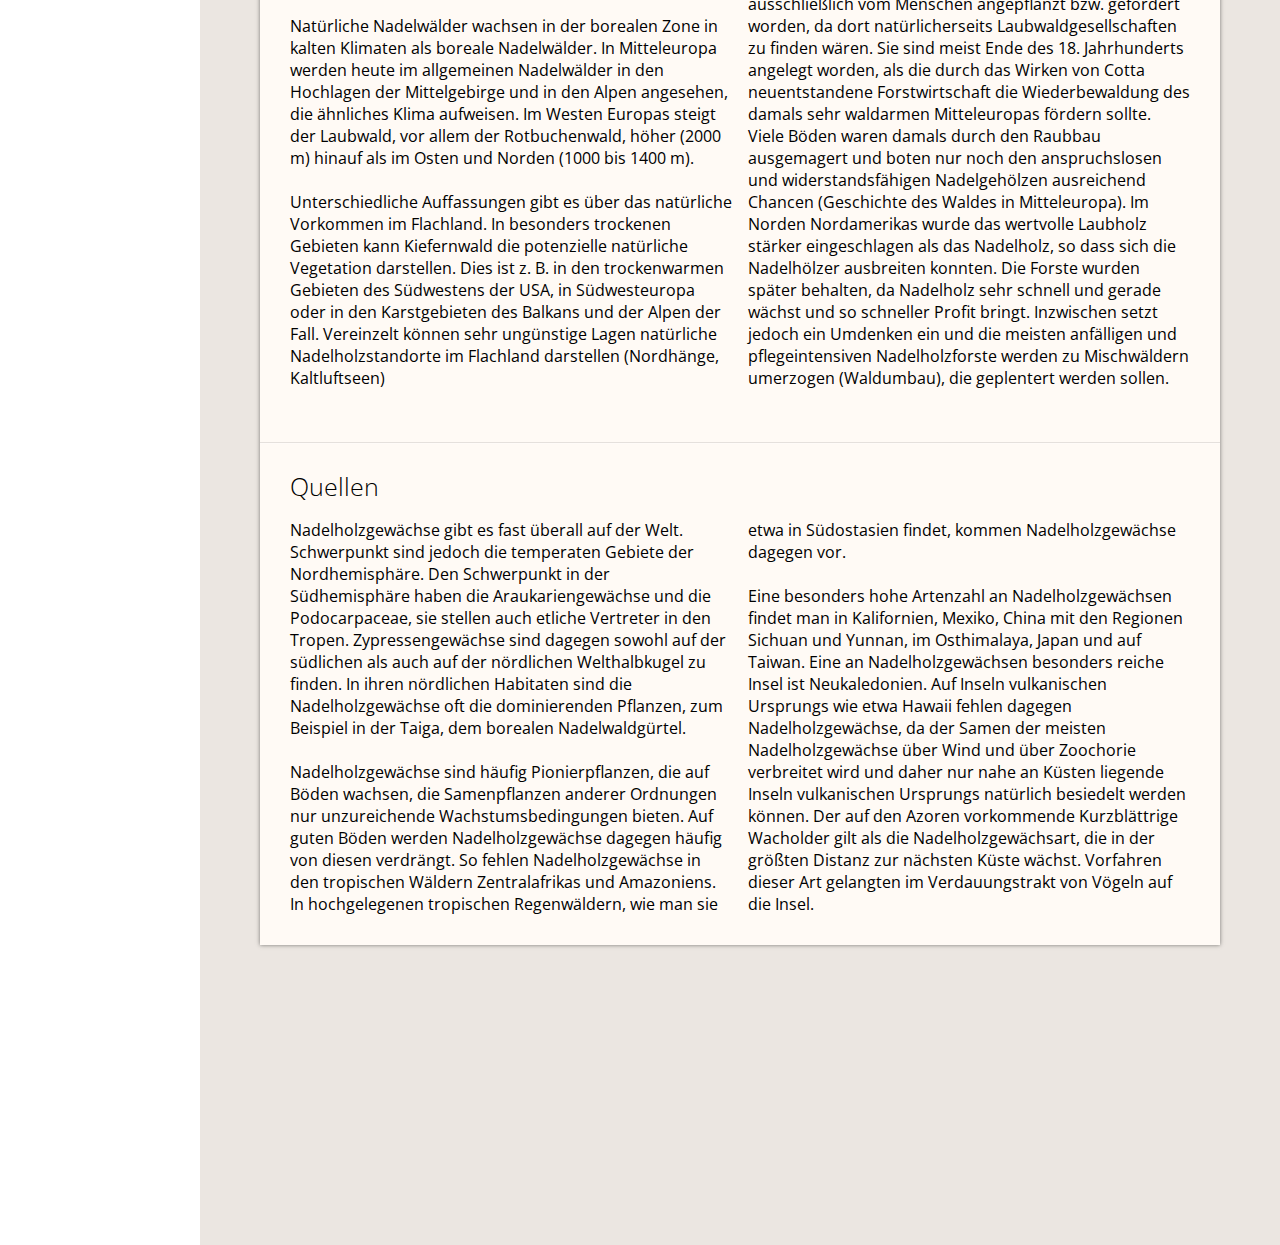
<file: html/imprint.html>
<!doctype html>
<html>
<head>
	<title>Material Design Lite</title>
	<meta charset="utf-8">
	<meta name="viewport" content="width=device-width, initial-scale=1.0 maximum-scale=1.0, user-scalable=no">
	<link href='http://fonts.googleapis.com/css?family=Open+Sans:400,300,700' rel='stylesheet' type='text/css'>
	<link rel="stylesheet" type="text/css" href="../css/normalize.css">
	<link rel="stylesheet" type="text/css" href="../css/style.css">
	<script src="../js/jquery.js" type="text/javascript"></script>
	<script src="../js/script.js" type="text/javascript"></script>
</head>
<body>
	<nav class="imprint">
		<svg version="1.0" id="star-svg" xmlns="http://www.w3.org/2000/svg" xmlns:xlink="http://www.w3.org/1999/xlink" x="0px" y="0px"
			 viewBox="14 -13.8 200 200" enable-background="new 14 -13.8 200 200" xml:space="preserve">
			 <path fill="none" opacity="0.1" stroke="#000000" stroke-width="4" d="M114-8.8c52.4,0,95,42.5,95,95s-42.2,95-95,95
			s-95-42.5-95-95S61.6-8.8,114-8.8z"/>
			<path id="star-path" fill="none" stroke="#FFFFFF" stroke-width="4" d="M114-8.8c52.4,0,95,42.5,95,95s-42.2,95-95,95
			s-95-42.5-95-95S61.6-8.8,114-8.8z"/>
			<path fill="#FFFFFF" d="M139.3,99.8c0,19.1-11.3,25.5-25.3,25.5s-25.3-6.3-25.3-25.5c0-22.2,22.1-23.1,25.3-60.6
			C117.3,76.8,139.3,79.5,139.3,99.8z"/>
		</svg>
		<ul>
			<a href="../index.html"><li>Startseite</li></a>
			<a href="about.html"><li>Über mich</li></a>
			<a href="projects.html"><li>Projekte</li></a>
			<a href="#"><li class="active">Impressum</li></a>
		</ul>
	</nav>
	<div id="content-wrap">
		<div id="content">
			<div class="content-header"style="background-image:url(../img/header-index.jpg)">
				<h1>Impressum</h1>
				<h2>www.nchlsschndr.de</h2>
			</div>
			<div class="anchor" id="anchor-1"></div>
			<h3>Einleitung</h3>
			<p>Ein Nadelwald ist ein Wald, in dessen Baumschicht fast ausschließlich Nadelbäume zu finden sind.<br><br>
			Natürliche Nadelwälder wachsen in der borealen Zone in kalten Klimaten als boreale Nadelwälder. In Mitteleuropa werden heute im allgemeinen Nadelwälder in den Hochlagen der Mittelgebirge und in den Alpen angesehen, die ähnliches Klima aufweisen. Im Westen Europas steigt der Laubwald, vor allem der Rotbuchenwald, höher (2000 m) hinauf als im Osten und Norden (1000 bis 1400 m).<br><br>
			Unterschiedliche Auffassungen gibt es über das natürliche Vorkommen im Flachland. In besonders trockenen Gebieten kann Kiefernwald die potenzielle natürliche Vegetation darstellen. Dies ist z. B. in den trockenwarmen Gebieten des Südwestens der USA, in Südwesteuropa oder in den Karstgebieten des Balkans und der Alpen der Fall. Vereinzelt können sehr ungünstige Lagen natürliche Nadelholzstandorte im Flachland darstellen (Nordhänge, Kaltluftseen)<br><br>
			Die ausgedehnten Kiefern- und Fichtenforste im Tiefland Mitteleuropas und viele Wälder Nordamerikas sind ausschließlich vom Menschen angepflanzt bzw. gefördert worden, da dort natürlicherseits Laubwaldgesellschaften zu finden wären. Sie sind meist Ende des 18. Jahrhunderts angelegt worden, als die durch das Wirken von Cotta neuentstandene Forstwirtschaft die Wiederbewaldung des damals sehr waldarmen Mitteleuropas fördern sollte. Viele Böden waren damals durch den Raubbau ausgemagert und boten nur noch den anspruchslosen und widerstandsfähigen Nadelgehölzen ausreichend Chancen (Geschichte des Waldes in Mitteleuropa). Im Norden Nordamerikas wurde das wertvolle Laubholz stärker eingeschlagen als das Nadelholz, so dass sich die Nadelhölzer ausbreiten konnten. Die Forste wurden später behalten, da Nadelholz sehr schnell und gerade wächst und so schneller Profit bringt. Inzwischen setzt jedoch ein Umdenken ein und die meisten anfälligen und pflegeintensiven Nadelholzforste werden zu Mischwäldern umerzogen (Waldumbau), die geplentert werden sollen.</p>
			<hr>
			<div class="anchor" id="anchor-2"></div>
			<h3>Details</h3>
			<p>Nadelholzgewächse gibt es fast überall auf der Welt. Schwerpunkt sind jedoch die temperaten Gebiete der Nordhemisphäre. Den Schwerpunkt in der Südhemisphäre haben die Araukariengewächse und die Podocarpaceae, sie stellen auch etliche Vertreter in den Tropen. Zypressengewächse sind dagegen sowohl auf der südlichen als auch auf der nördlichen Welthalbkugel zu finden. In ihren nördlichen Habitaten sind die Nadelholzgewächse oft die dominierenden Pflanzen, zum Beispiel in der Taiga, dem borealen Nadelwaldgürtel.<br><br>
			Nadelholzgewächse sind häufig Pionierpflanzen, die auf Böden wachsen, die Samenpflanzen anderer Ordnungen nur unzureichende Wachstumsbedingungen bieten. Auf guten Böden werden Nadelholzgewächse dagegen häufig von diesen verdrängt. So fehlen Nadelholzgewächse in den tropischen Wäldern Zentralafrikas und Amazoniens. In hochgelegenen tropischen Regenwäldern, wie man sie etwa in Südostasien findet, kommen Nadelholzgewächse dagegen vor.<br><br>
			Eine besonders hohe Artenzahl an Nadelholzgewächsen findet man in Kalifornien, Mexiko, China mit den Regionen Sichuan und Yunnan, im Osthimalaya, Japan und auf Taiwan. Eine an Nadelholzgewächsen besonders reiche Insel ist Neukaledonien. Auf Inseln vulkanischen Ursprungs wie etwa Hawaii fehlen dagegen Nadelholzgewächse, da der Samen der meisten Nadelholzgewächse über Wind und über Zoochorie verbreitet wird und daher nur nahe an Küsten liegende Inseln vulkanischen Ursprungs natürlich besiedelt werden können. Der auf den Azoren vorkommende Kurzblättrige Wacholder gilt als die Nadelholzgewächsart, die in der größten Distanz zur nächsten Küste wächst. Vorfahren dieser Art gelangten im Verdauungstrakt von Vögeln auf die Insel.</p>
			<hr>
			<div class="anchor" id="anchor-3"></div>
			<h3>Fazit</h3>
			<p>Ein Nadelwald ist ein Wald, in dessen Baumschicht fast ausschließlich Nadelbäume zu finden sind.<br><br>
			Natürliche Nadelwälder wachsen in der borealen Zone in kalten Klimaten als boreale Nadelwälder. In Mitteleuropa werden heute im allgemeinen Nadelwälder in den Hochlagen der Mittelgebirge und in den Alpen angesehen, die ähnliches Klima aufweisen. Im Westen Europas steigt der Laubwald, vor allem der Rotbuchenwald, höher (2000 m) hinauf als im Osten und Norden (1000 bis 1400 m).<br><br>
			Unterschiedliche Auffassungen gibt es über das natürliche Vorkommen im Flachland. In besonders trockenen Gebieten kann Kiefernwald die potenzielle natürliche Vegetation darstellen. Dies ist z. B. in den trockenwarmen Gebieten des Südwestens der USA, in Südwesteuropa oder in den Karstgebieten des Balkans und der Alpen der Fall. Vereinzelt können sehr ungünstige Lagen natürliche Nadelholzstandorte im Flachland darstellen (Nordhänge, Kaltluftseen)<br><br>
			Die ausgedehnten Kiefern- und Fichtenforste im Tiefland Mitteleuropas und viele Wälder Nordamerikas sind ausschließlich vom Menschen angepflanzt bzw. gefördert worden, da dort natürlicherseits Laubwaldgesellschaften zu finden wären. Sie sind meist Ende des 18. Jahrhunderts angelegt worden, als die durch das Wirken von Cotta neuentstandene Forstwirtschaft die Wiederbewaldung des damals sehr waldarmen Mitteleuropas fördern sollte. Viele Böden waren damals durch den Raubbau ausgemagert und boten nur noch den anspruchslosen und widerstandsfähigen Nadelgehölzen ausreichend Chancen (Geschichte des Waldes in Mitteleuropa). Im Norden Nordamerikas wurde das wertvolle Laubholz stärker eingeschlagen als das Nadelholz, so dass sich die Nadelhölzer ausbreiten konnten. Die Forste wurden später behalten, da Nadelholz sehr schnell und gerade wächst und so schneller Profit bringt. Inzwischen setzt jedoch ein Umdenken ein und die meisten anfälligen und pflegeintensiven Nadelholzforste werden zu Mischwäldern umerzogen (Waldumbau), die geplentert werden sollen.</p>
			<hr>
			<div class="anchor" id="anchor-4"></div>
			<h3>Quellen</h3>
			<p>Nadelholzgewächse gibt es fast überall auf der Welt. Schwerpunkt sind jedoch die temperaten Gebiete der Nordhemisphäre. Den Schwerpunkt in der Südhemisphäre haben die Araukariengewächse und die Podocarpaceae, sie stellen auch etliche Vertreter in den Tropen. Zypressengewächse sind dagegen sowohl auf der südlichen als auch auf der nördlichen Welthalbkugel zu finden. In ihren nördlichen Habitaten sind die Nadelholzgewächse oft die dominierenden Pflanzen, zum Beispiel in der Taiga, dem borealen Nadelwaldgürtel.<br><br>
			Nadelholzgewächse sind häufig Pionierpflanzen, die auf Böden wachsen, die Samenpflanzen anderer Ordnungen nur unzureichende Wachstumsbedingungen bieten. Auf guten Böden werden Nadelholzgewächse dagegen häufig von diesen verdrängt. So fehlen Nadelholzgewächse in den tropischen Wäldern Zentralafrikas und Amazoniens. In hochgelegenen tropischen Regenwäldern, wie man sie etwa in Südostasien findet, kommen Nadelholzgewächse dagegen vor.<br><br>
			Eine besonders hohe Artenzahl an Nadelholzgewächsen findet man in Kalifornien, Mexiko, China mit den Regionen Sichuan und Yunnan, im Osthimalaya, Japan und auf Taiwan. Eine an Nadelholzgewächsen besonders reiche Insel ist Neukaledonien. Auf Inseln vulkanischen Ursprungs wie etwa Hawaii fehlen dagegen Nadelholzgewächse, da der Samen der meisten Nadelholzgewächse über Wind und über Zoochorie verbreitet wird und daher nur nahe an Küsten liegende Inseln vulkanischen Ursprungs natürlich besiedelt werden können. Der auf den Azoren vorkommende Kurzblättrige Wacholder gilt als die Nadelholzgewächsart, die in der größten Distanz zur nächsten Küste wächst. Vorfahren dieser Art gelangten im Verdauungstrakt von Vögeln auf die Insel.</p>
		</div>
	</div>
</body>
</html>
</file>
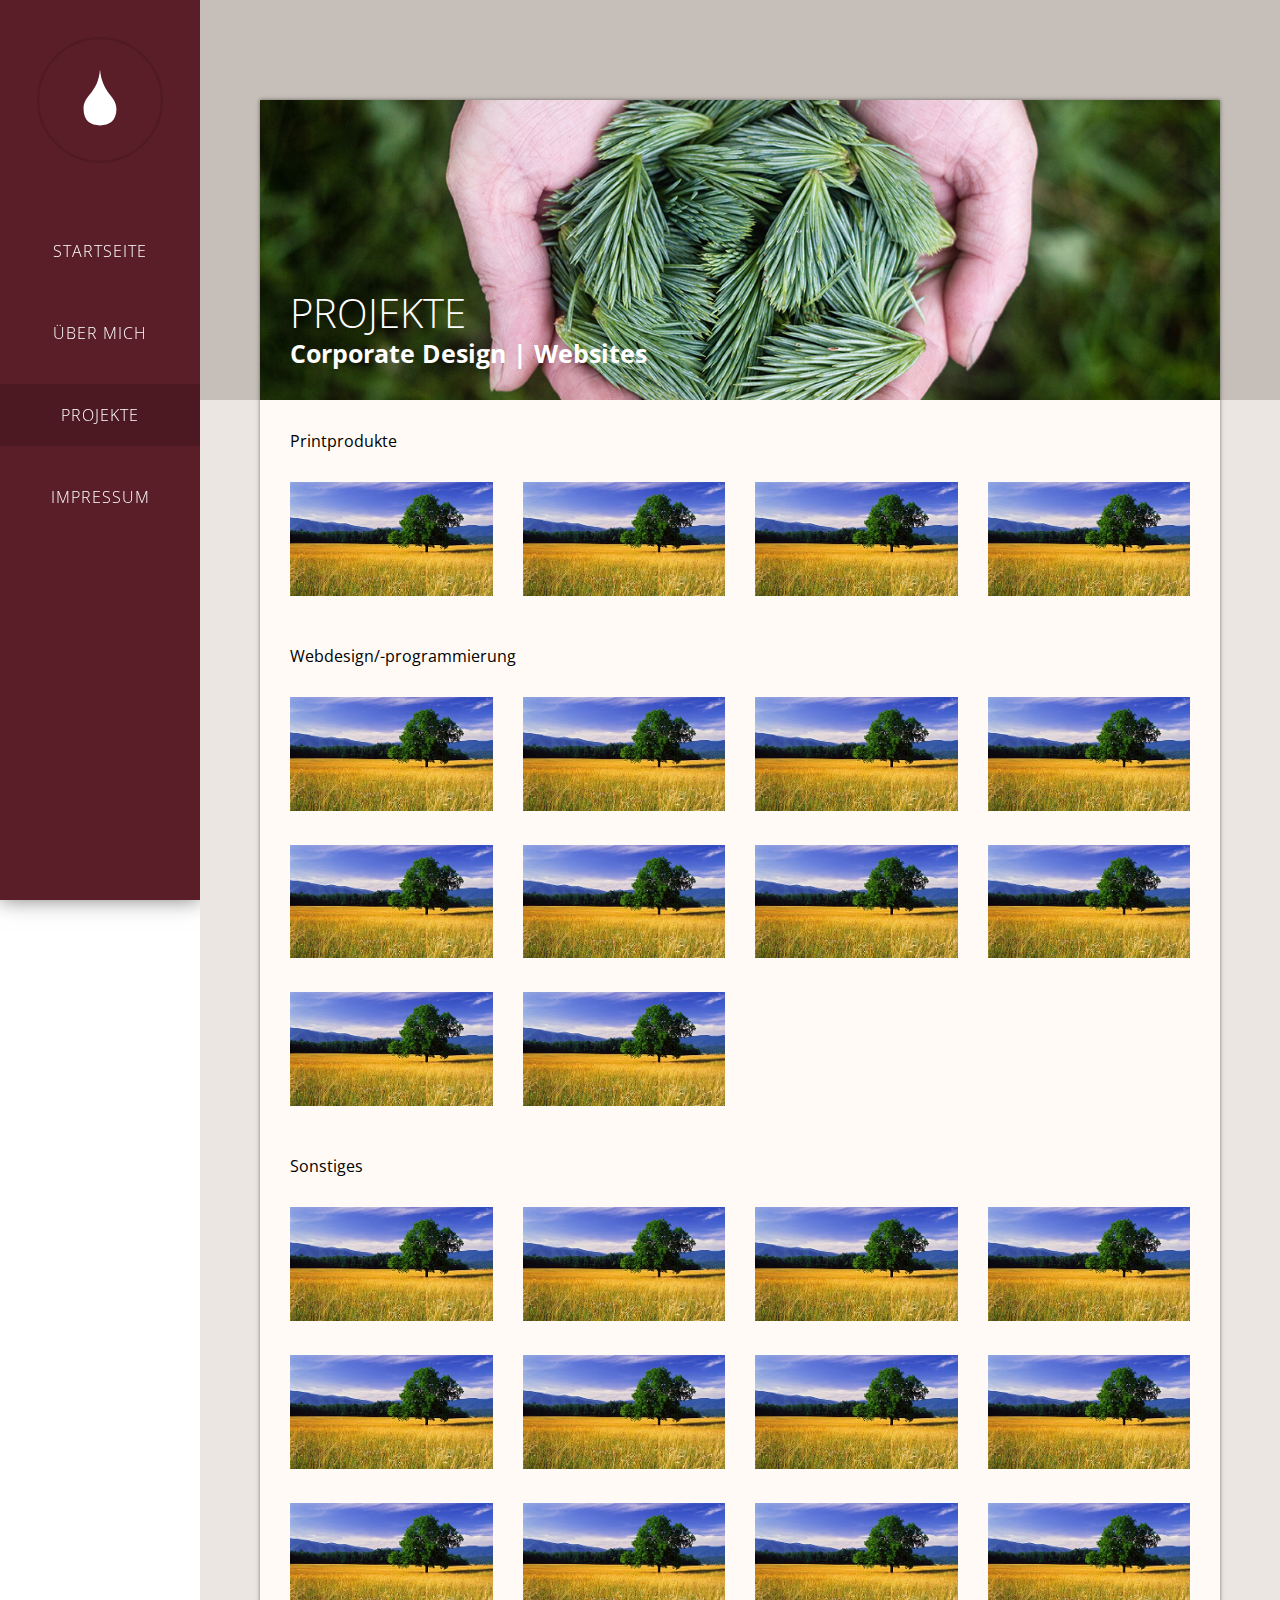
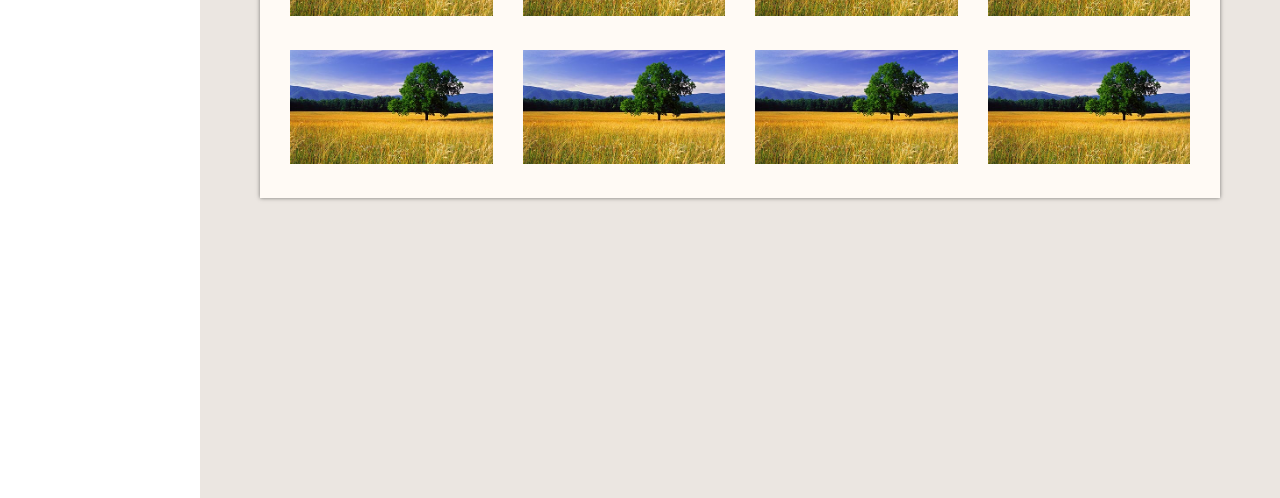
<file: html/projects.html>
<!doctype html>
<html>
<head>
	<title>Material Design Lite</title>
	<meta charset="utf-8">
	<meta name="viewport" content="width=device-width, initial-scale=1.0 maximum-scale=1.0, user-scalable=no">
	<link href='http://fonts.googleapis.com/css?family=Open+Sans:400,300,700' rel='stylesheet' type='text/css'>
	<link rel="stylesheet" type="text/css" href="../css/normalize.css">
	<link rel="stylesheet" type="text/css" href="../css/style.css">
	<script src="../js/jquery.js" type="text/javascript"></script>
	<script src="../js/script.js" type="text/javascript"></script>
</head>
<body>
	<nav class="projects">
		<svg version="1.0" id="star-svg" xmlns="http://www.w3.org/2000/svg" xmlns:xlink="http://www.w3.org/1999/xlink" x="0px" y="0px" viewBox="14 -13.8 200 200" enable-background="new 14 -13.8 200 200" xml:space="preserve">
			<path fill="none" opacity="0.1" stroke="#000000" stroke-width="4" d="M114-8.8c52.4,0,95,42.5,95,95s-42.2,95-95,95
			s-95-42.5-95-95S61.6-8.8,114-8.8z"/>
			<path id="star-path" fill="none" stroke="#FFFFFF" stroke-width="4" d="M114-8.8c52.4,0,95,42.5,95,95s-42.2,95-95,95
			s-95-42.5-95-95S61.6-8.8,114-8.8z"/>
			<path fill="#FFFFFF" d="M139.3,99.8c0,19.1-11.3,25.5-25.3,25.5s-25.3-6.3-25.3-25.5c0-22.2,22.1-23.1,25.3-60.6
			C117.3,76.8,139.3,79.5,139.3,99.8z"/>
		</svg>
		<ul>
			<a href="../index.html"><li>Startseite</li></a>
			<a href="about.html"><li>Über mich</li></a>
			<a href="#"><li class="active">Projekte</li></a>
			<a href="imprint.html"><li>Impressum</li></a>
		</ul>
	</nav>
	<div id="content-wrap">
		<div id="content">
			<div class="content-header"style="background-image:url(../img/header-index.jpg)">
				<h1>Projekte</h1>
				<h2>Corporate Design | Websites</h2>
			</div>
			<div class="raster">
				<p class="raster-hl">Printprodukte</p>
				<div class="raster-objekt"><img src="../img/hi.jpg"></div>
				<div class="raster-objekt"><img src="../img/hi.jpg"></div>
				<div class="raster-objekt"><img src="../img/hi.jpg"></div>
				<div class="raster-objekt"><img src="../img/hi.jpg"></div>
				<p class="raster-hl">Webdesign/-programmierung</p>
				<div class="raster-objekt"><img src="../img/hi.jpg"></div>
				<div class="raster-objekt"><img src="../img/hi.jpg"></div>
				<div class="raster-objekt"><img src="../img/hi.jpg"></div>
				<div class="raster-objekt"><img src="../img/hi.jpg"></div>
				<div class="raster-objekt"><img src="../img/hi.jpg"></div>
				<div class="raster-objekt"><img src="../img/hi.jpg"></div>
				<div class="raster-objekt"><img src="../img/hi.jpg"></div>
				<div class="raster-objekt"><img src="../img/hi.jpg"></div>
				<div class="raster-objekt"><img src="../img/hi.jpg"></div>
				<div class="raster-objekt"><img src="../img/hi.jpg"></div>
				<p class="raster-hl">Sonstiges</p>
				<div class="raster-objekt"><img src="../img/hi.jpg"></div>
				<div class="raster-objekt"><img src="../img/hi.jpg"></div>
				<div class="raster-objekt"><img src="../img/hi.jpg"></div>
				<div class="raster-objekt"><img src="../img/hi.jpg"></div>
				<div class="raster-objekt"><img src="../img/hi.jpg"></div>
				<div class="raster-objekt"><img src="../img/hi.jpg"></div>
				<div class="raster-objekt"><img src="../img/hi.jpg"></div>
				<div class="raster-objekt"><img src="../img/hi.jpg"></div>
				<div class="raster-objekt"><img src="../img/hi.jpg"></div>
				<div class="raster-objekt"><img src="../img/hi.jpg"></div>
				<div class="raster-objekt"><img src="../img/hi.jpg"></div>
				<div class="raster-objekt"><img src="../img/hi.jpg"></div>
				<div class="raster-objekt"><img src="../img/hi.jpg"></div>
				<div class="raster-objekt"><img src="../img/hi.jpg"></div>
				<div class="raster-objekt"><img src="../img/hi.jpg"></div>
				<div class="raster-objekt"><img src="../img/hi.jpg"></div>
			</div>
		</div>
	</div>
</body>
</html>
</file>
<file: css/style.css>
@charset: 'utf-8';

*{
	-webkit-transition: all .2s ease-out;
	   -moz-transition: all .2s ease-out;
	    -ms-transition: all .2s ease-out;
	     -o-transition: all .2s ease-out;
	        transition: all .2s ease-out;
}

body{
	background: white;
}

nav{
	width: 300px;
	height: 100vh;
	position: fixed;
	top: 0;
	left: 0;
	box-shadow: 0px 0px 20px 0px rgba(0,0,0,0.5);
}

nav.index{
	background: rgb(30,90,60);
}

nav.about{
	background: rgb(30,60,90);
}

nav.projects{
	background: rgb(90,30,40);
}

nav.imprint{
	background: rgb(60,60,60);
}

#star-svg {
	margin: 50px;
	width: 200px;
	height: 200px;
}

nav ul{
	list-style-type: none;
	color: white;
	font-family: 'Open Sans', Arial, sans-serif;
	font-weight: 300;
	font-size: 16px;
	padding: 0px;
}

nav ul a, nav ul a.link, nav ul a.hover, nav ul a.visited, nav ul a.active{
	text-decoration: none;
	color: white;
}

.anchor{
	width: 0;
	height: 0;
}

nav ul li{
	display: block;
	padding: 20px;
	margin-bottom: 20px;
	text-transform: uppercase;
	letter-spacing: 1px;
	text-align: center;
	position: relative;
	cursor: pointer;
}

nav ul li:hover{
	background: rgba(0,0,0,0.15);
}

nav li.active{
	background: rgba(0,0,0,0.15);
}

#content-wrap{
	position: relative;
	width: calc(100% - 300px);
	float: right;
	background: rgb(235,230,225) url(../img/bg.gif);
	background-size: 100% 400px;
	background-repeat: no-repeat;
	background-attachment: fixed;

}

#content{
	position: relative;
	width: 100%;
	max-width: 1280px;
	min-width: 480px;
	height: auto;
	margin: 100px auto 300px auto;
	background: rgb(255,250,245);
	box-shadow: 0px 0px 4px 0px rgba(0,0,0,0.5);
}

.content-header{
	position: relative;
	width: 100%;
	height: 300px;
	overflow: hidden;
	background-size: cover;
    background-position: center center;
}

.content-header img{

}

h1, h2{
	padding: 0 0 30px 30px;
	margin: 0;
	color: white;
}

h1{
	font-family: 'Open Sans', Arial, sans-serif;
	font-weight: 300;
	font-size: 40px;
	text-transform: uppercase;
}

h2{
	font-family: 'Open Sans', Arial, sans-serif;
	font-weight: 700;
	font-size: 25px;
}

h3{
	padding: 0 0 0 30px;
	margin-bottom: -30px;
	font-family: 'Open Sans', Arial, sans-serif;
	font-weight: 300;
	font-size: 25px;
}

.content-header h1{
	position: absolute;
	bottom: 30px;
}

.content-header h2{
	position: absolute;
	bottom: 0px;
}

#content p{
	font-family: 'Open Sans', Arial, sans-serif;
	font-weight: 400;
	font-size: 16px;
	line-height: 22px;
	padding: 30px;
	-webkit-column-count: 3;
    -moz-column-count: 3;
    column-count: 3;
}

#content hr{
	border: 0;
    height: 0;
    border-top: 1px solid rgba(0, 0, 0, 0.1);
    border-bottom: 1px solid rgba(255, 255, 255, 0.3);
    text-align: center;
    margin-bottom: 20px;
    margin-top: -15px;
}

.raster{
	display: inline-block;
	margin: 15px;
}

.raster-hl{
	width: 100%;
	padding: 16px;
	font-weight: 300;
	font-size: 25px;
	margin: -15px;
}

.raster-objekt{
	float: left;
	margin: 15px;
	width: calc(1100px / 5);
}

.raster-objekt img{
	width: 100%;
}

@media (max-width: 1700px){
	#content{
		max-width: 960px;
	}
	#content p{
		-webkit-column-count: 2;
	    -moz-column-count: 2;
	    column-count: 2;
	}

	.raster-objekt{
		width: calc(810px / 4);
	}
}

@media (max-width: 1400px){
    nav{
		width: 200px;
	}
	#star-svg{
		margin:35px;
		width: 130px;
		height: 130px;
	}
	#content-wrap{
		width: calc(100% - 200px);
	}
}

@media (max-width: 1160px){
	#content{
		margin:0px;
		box-shadow: 0px 0px 0px 0px rgba(0,0,0,0);
	}
	nav{
		box-shadow: 0px 0px 0px 0px rgba(0,0,0,0);
	}
	#content p{
		-webkit-column-count: 1;
	    -moz-column-count: 1;
	    column-count: 1;
	}
	#content-wrap{
		max-height: 300px;
	}
	.raster-objekt{
		width: calc((100% - 90px ) / 3);
	}
}

@media (max-width: 880px){
	.raster-objekt{
		width: calc((100% - 60px ) / 2);
	}
}

@media (max-width: 680px){
    nav{
    	z-index: 10;
		width: 100%;
		height: 200px;
		box-shadow: 0px 0px 0px 0px rgba(0,0,0,0);
	}
	#star-svg{
		margin:25px 25% 25px 40%;
		width: 100px;
		height: 100px;
	}

	nav ul{
		margin: 20px auto;
		width: 100%;
		position: absolute;
		top: 115px;
		font-size: 12px;
		text-align: center;
	}

	nav ul li{
		display: inline-block;
		padding: 10px;
		margin: 10px;
	}
	#content-wrap{
		width: 100%;
	}
	#content{
		z-index: 1;
		margin: 200px 0px 0px 0px;
		min-width: 0px;
        }
}
</file>
<file: parship/css/style.css>
body {
  background: #200122;
  background: -webkit-linear-gradient(to top, #b70016, #81143e);
  background: linear-gradient(to top, #b70016, #81143e);
  min-height: 100vh;
}

.wrapper {
  position: absolute;
  top: 50%;
  left: 50%;
  transform: translate(-50%, -50%);
  width: 140px;
  animation: wrapper 0.6s ease-out 1.35s forwards running;
}

.text {
  color: white;
  font-family: "Arial", sans-serif;
  font-weight: bold;
  letter-spacing: -5px;
  font-size: 130px;
  float: left;
  position: absolute;
  bottom: 0;
  margin-bottom: -52px;
  animation: text 0.4s ease-out 1.6s forwards running;
  opacity: 0;
}

.logo {
  float: right;
  transform: rotate(222.3deg) skewX(2deg);
  width: 100px;
  height: 100px;
}
.logo div {
  background: white;
}
.logo .one {
  position: absolute;
  height: 46px;
  width: 75px;
  border-radius: 25px 25px 25px 25px;
  animation: one 0.2s linear forwards running, one-one 0.15s ease-in 0.55s forwards running;
  opacity: 0;
}
.logo .two {
  position: absolute;
  height: 46px;
  width: 46px;
  border-radius: 15px 25px 25px 25px;
  animation: two 0.2s ease-out 0.2s forwards running, two-two 0.3s ease-in 0.4s forwards running;
  opacity: 0;
}

@keyframes one {
  from {
    border-radius: 25px 25px 25px 25px;
    transform: translateX(40px);
    width: 250px;
    opacity: 0;
  }
  to {
    border-radius: 10px 25px 25px 25px;
    transform: translateX(0px);
    width: 46px;
    opacity: 1;
  }
}
@keyframes one-one {
  from {
    border-radius: 10px 25px 25px 25px;
    transform: translateX(0px);
    width: 46px;
    opacity: 1;
  }
  to {
    border-radius: 0px 25px 25px 0px;
    transform: translateX(0px);
    width: 75px;
    opacity: 1;
  }
}
@keyframes two {
  from {
    border-radius: 25px 25px 25px 25px;
    transform: translateY(0px);
    height: 46px;
    opacity: 1;
  }
  to {
    border-radius: 10px 25px 25px 25px;
    height: 125px;
    opacity: 1;
  }
}
@keyframes two-two {
  from {
    border-radius: 10px 25px 25px 25px;
    height: 125px;
  }
  to {
    border-radius: 25px 25px 25px 25px;
    transform: translateY(0px);
    height: 100px;
  }
}
@keyframes wrapper {
  from {
    width: 140px;
  }
  to {
    width: 570px;
  }
}
@keyframes text {
  from {
    opacity: 0;
  }
  to {
    opacity: 1;
  }
}

/*# sourceMappingURL=style.css.map */
</file>
